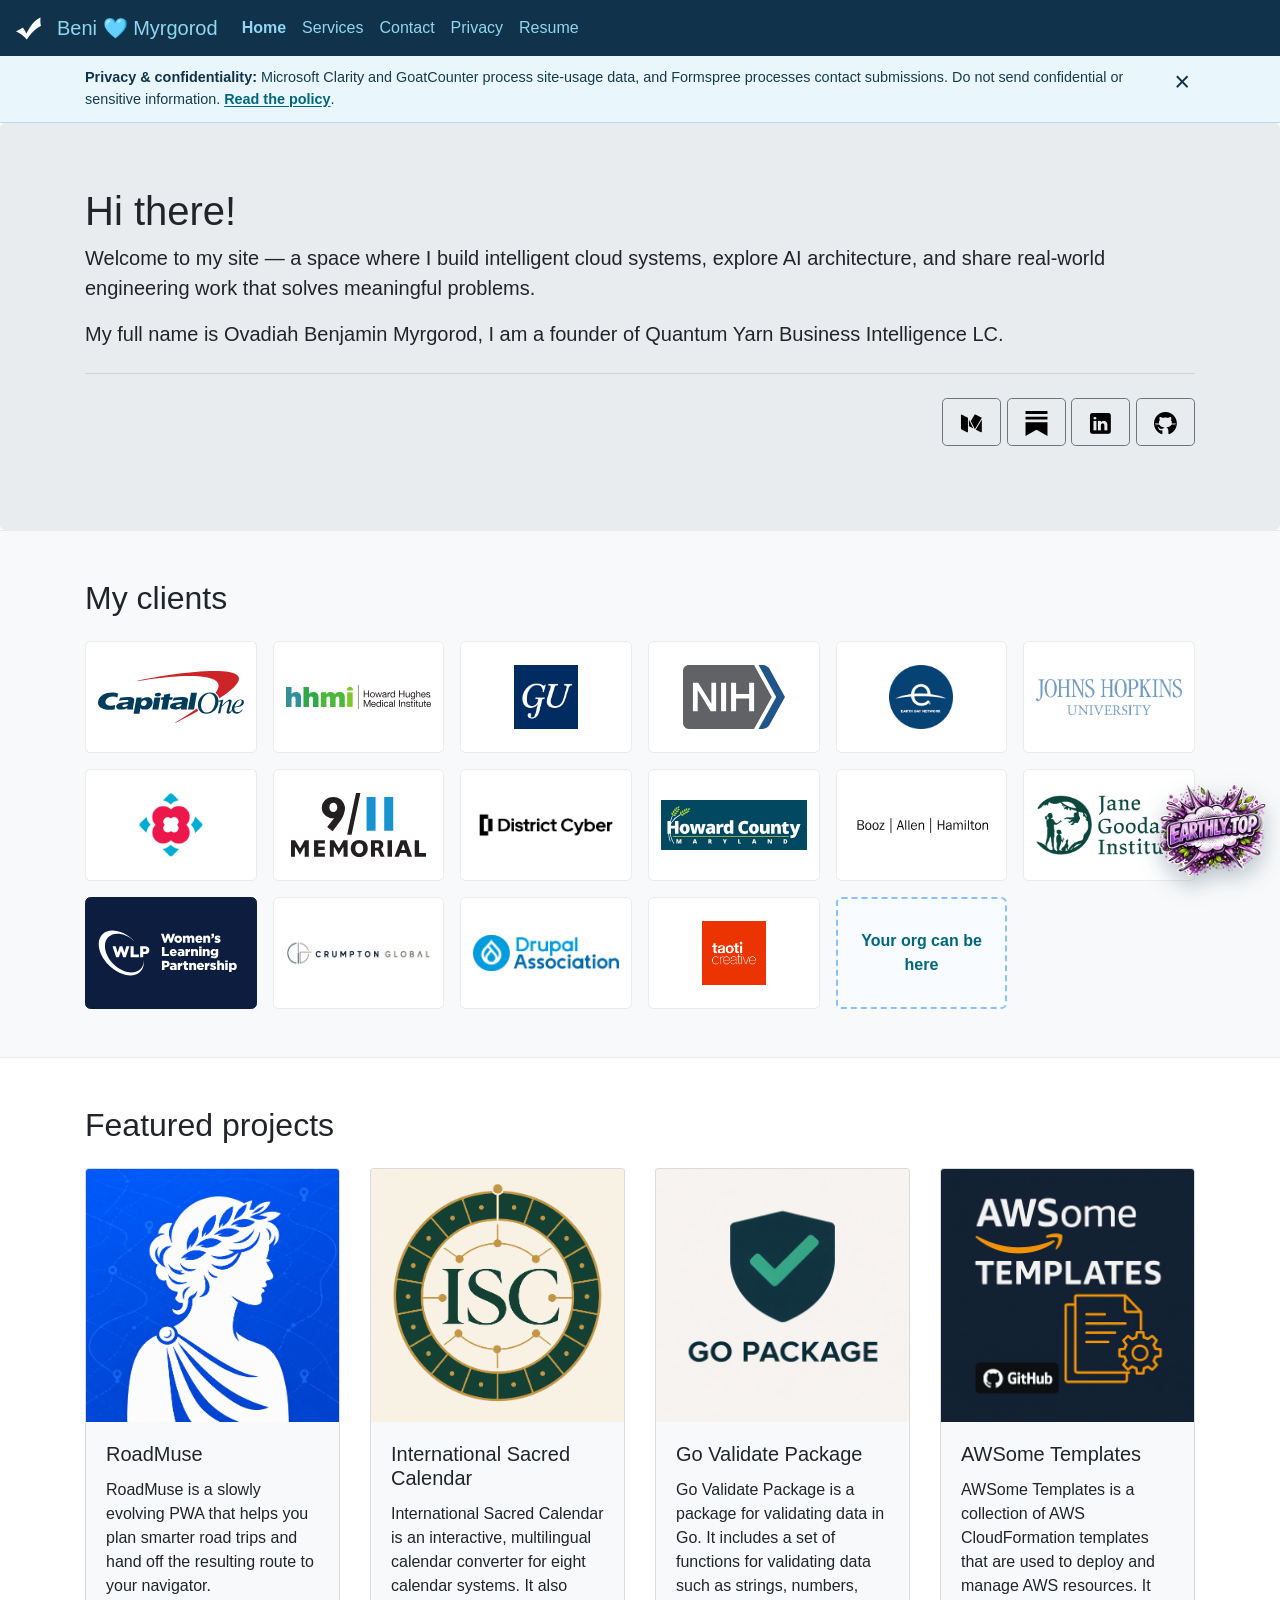
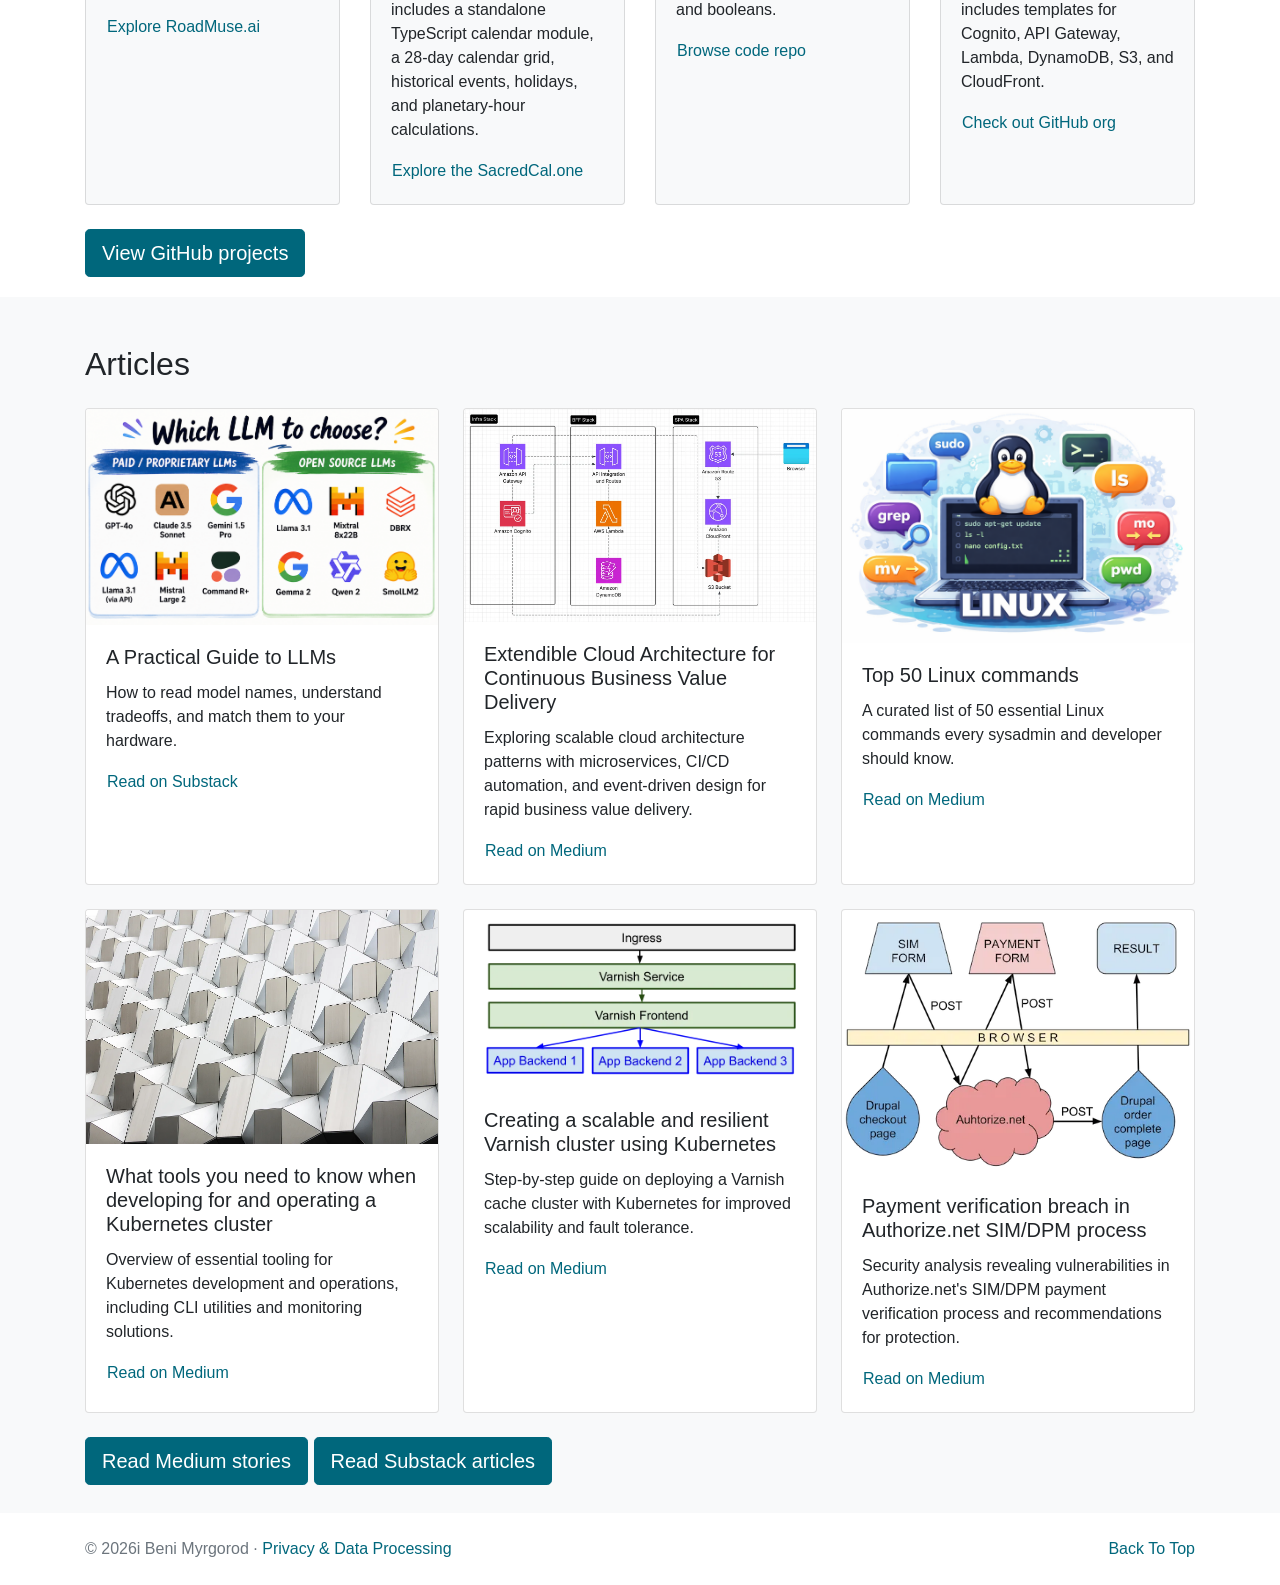
<file: index.htm>
<!doctype html>
<html lang="en">
  <head>
    <!-- Required meta tags -->
    <meta charset="utf-8">
    <meta name="viewport" content="width=device-width, initial-scale=1, shrink-to-fit=no">

    <!-- Bootstrap CSS -->
    <link rel="stylesheet" href="https://maxcdn.bootstrapcdn.com/bootstrap/4.0.0/css/bootstrap.min.css" integrity="sha384-Gn5384xqQ1aoWXA+058RXPxPg6fy4IWvTNh0E263XmFcJlSAwiGgFAW/dAiS6JXm" crossorigin="anonymous">
    <link rel="stylesheet" href="site.css?v=20260911-1">

    <link rel="apple-touch-icon" sizes="192x192" href="img/favicon/apple-touch-icon.png">
    <link rel="icon" sizes="512x512" href="img/favicon/android-chrome-512x512.png">
    <link rel="icon" sizes="192x192" href="img/favicon/android-chrome-192x192.png">
    <link rel="icon" sizes="32x32" href="img/favicon/favicon-32x32.png">
    <link rel="icon" sizes="16x16" href="img/favicon/favicon-16x16.png">
    <link rel="icon" sizes="16-16" href="img/favicon/favicon.ico">

    <title>Beni Myrgorod</title>
    <script type="text/javascript">
      (function(c,l,a,r,i,t,y){
        c[a]=c[a]||function(){(c[a].q=c[a].q||[]).push(arguments)};
        t=l.createElement(r);t.async=1;t.src="https://www.clarity.ms/tag/"+i;
        y=l.getElementsByTagName(r)[0];y.parentNode.insertBefore(t,y);
      })(window, document, "clarity", "script", "y5njpaay1g");
    </script>
  </head>
  <body>
    <nav role="navigation" aria-label="Main menu" class="navbar navbar-expand-lg navbar-dark bg-primary sticky-top">
      <img alt="Logo" src="img/icon/check-mark.png" class="mr-3" heigh="25px" width="25px">
      <span class="navbar-brand" href="">Beni 🩵 Myrgorod</span>
      <button class="navbar-toggler" type="button" data-toggle="collapse" data-target="#navbarNavAltMarkup" aria-controls="navbarNavAltMarkup" aria-expanded="false" aria-label="Toggle navigation">
        <span class="navbar-toggler-icon"></span>
      </button>
      <div class="collapse navbar-collapse" id="navbarNavAltMarkup">
        <div class="navbar-nav">
          <a aria-selected="true" class="nav-item nav-link active" href="index.htm">Home</a>
          <a class="nav-item nav-link" href="services.htm">Services</a>
          <a class="nav-item nav-link" href="contact.htm">Contact</a>
          <a class="nav-item nav-link" href="privacy.htm">Privacy</a>
          <a class="nav-item nav-link" href="https://docs.google.com/document/d/1-IERaWfuqWJB1QZo3IpXSDHs8WfIMgLPxwJzZmitJ3s/export?format=pdf">Resume</a>
        </div>
      </div>
    </nav>

    <aside class="site-privacy-banner" aria-label="Privacy and confidentiality notice" data-privacy-banner>
      <div class="container site-privacy-banner__content">
        <div><strong>Privacy &amp; confidentiality:</strong> Microsoft Clarity and GoatCounter process site-usage data, and Formspree processes contact submissions. Do not send confidential or sensitive information. <a href="privacy.htm">Read the policy</a>.</div>
        <button class="site-privacy-banner__close" type="button" aria-label="Dismiss privacy and confidentiality notice" data-privacy-banner-dismiss>&times;</button>
      </div>
    </aside>

    <div role="main" aria-label="Biography" class="jumbotron mb-0">
      <div class="container">
        <h1 class="display-5">Hi there!</h1>
        <p class="lead">
          Welcome to my site — a space where I build intelligent cloud systems, explore AI architecture, and share real-world engineering work that solves meaningful problems.        </p>
        <p class="lead">My full name is Ovadiah Benjamin Myrgorod, I am a founder of Quantum Yarn Business Intelligence LC.</p>
        <hr class="my-4">
        <p class="lead text-right">
          <span class="d-inline-block mb-1"><a class="btn btn-outline-secondary btn-lg" href="https://ovi-tech.medium.com/" role="button" target="_blank" aria-label="Read Medium stories"><img alt="" src="img/icon/medium.png" heigh="25px" width="25px"></a></span>
          <span class="d-inline-block mb-1"><a class="btn btn-outline-secondary btn-lg" href="https://benjieai.substack.com/" role="button" target="_blank" aria-label="Read Substack articles"><img alt="" src="img/icon/substack.svg" heigh="25px" width="25px"></a></span>
          <span class="d-inline-block mb-1"><a class="btn btn-outline-secondary btn-lg" href="https://www.linkedin.com/in/benmyrgorod/" role="button" target="_blank" aria-label="Profile on LinkedIn"><img alt="" src="img/icon/linkedin.png" heigh="25px" width="25px"></a></span>
          <span class="d-inline-block mb-1"><a class="btn btn-outline-secondary btn-lg" href="https://github.com/benmyrgorod" role="button" target="_blank" aria-label="Projects on GitHub"><img alt="" src="img/icon/github.png" heigh="25px" width="25px"></a></span>
        </p>
      </div>
    </div>

    <section class="clients-section py-5 bg-light" aria-labelledby="clients-heading">
      <div class="container">
        <h2 id="clients-heading" class="display-5 mb-4">My clients</h2>
        <ul class="client-grid">
          <li class="client-logo">
            <img src="img/clients/capital-one.svg" alt="Capital One">
          </li>
          <li class="client-logo">
            <img src="img/clients/hhmi.svg" alt="HHMI">
          </li>
          <li class="client-logo">
            <img src="img/clients/georgetown-university.png" alt="Georgetown University">
          </li>
          <li class="client-logo">
            <img src="img/clients/nih.svg" alt="NIH">
          </li>
          <li class="client-logo">
            <img src="img/clients/earthday-org.png" alt="earthday.org">
          </li>
          <li class="client-logo">
            <img src="img/clients/johns-hopkins-university.png" alt="Johns Hopkins University">
          </li>
          <li class="client-logo">
            <img src="img/clients/dc-lottery.png" alt="DC Lottery">
          </li>
          <li class="client-logo">
            <img src="img/clients/911-memorial.svg" alt="9/11 Memorial &amp; Museum">
          </li>
          <li class="client-logo">
            <a href="https://www.districtcyber.io/about" target="_blank" rel="noopener noreferrer">
              <img src="img/clients/district-cyber.png" alt="District Cyber">
            </a>
          </li>
          <li class="client-logo">
            <img src="img/clients/howard-county.svg" alt="Howard County">
          </li>
          <li class="client-logo">
            <img src="img/clients/booz-allen.svg" alt="Booz Allen">
          </li>
          <li class="client-logo">
            <img src="img/clients/jane-goodall-institute.png" alt="the Jane Goodall Institute">
          </li>
          <li class="client-logo client-logo--dark">
            <img src="img/clients/womens-learning-partnership.svg" alt="Women's Learning Partnership">
          </li>
          <li class="client-logo">
            <a href="https://crumptonglobal.com/" target="_blank" rel="noopener noreferrer">
              <img src="img/clients/crumpton-global.png" alt="Crumpton Global">
            </a>
          </li>
          <li class="client-logo">
            <a href="https://www.drupal.org/association" target="_blank" rel="noopener noreferrer">
              <img src="img/clients/drupal-association.png" alt="Drupal Association">
            </a>
          </li>
          <li class="client-logo">
            <a href="https://taoti.com/" target="_blank" rel="noopener noreferrer">
              <img src="img/clients/taoti-creative.png" alt="Taoti Creative">
            </a>
          </li>
          <li class="client-logo client-logo--invite">
            <button class="client-invite-button" type="button" data-client-invite aria-label="Your org can be here. Click three times for details.">Your org can be here</button>
          </li>
        </ul>
      </div>
    </section>

    <div role="complementary" aria-label="Featured projects" class="pt-4 mb-0 bg-white">
      <div class="container mt-4">
        <h2 class="display-5 mb-4">Featured projects</h2>
        <div class="row card-deck featured-project-grid mb-4">
          <div class="card bg-light">
            <img class="card-img-top" src="img/roadmuse-logo.png" alt="RoadMuse logo">
            <div class="card-body">
              <h5 class="card-title">RoadMuse</h5>
              <p class="card-text">RoadMuse is a slowly evolving PWA that helps you plan smarter road trips and hand off the resulting route to your navigator.</p>
              <a href="https://roadmuse.ai" class="btn btn-link p-0" target="_blank" rel="noopener noreferrer">Explore RoadMuse.ai</a></br>
            </div>
          </div>
          <div class="card bg-light">
            <img class="card-img-top" src="img/isc-logo.png" alt="International Sacred Calendar logo">
            <div class="card-body">
              <h5 class="card-title">International Sacred Calendar</h5>
              <p class="card-text">International Sacred Calendar is an interactive, multilingual calendar converter for eight calendar systems. It also includes a standalone TypeScript calendar module, a 28-day calendar grid, historical events, holidays, and planetary-hour calculations.</p>
              <a href="https://sacredcal.one" class="btn btn-link p-0" target="_blank">Explore the SacredCal.one</a></br>
            </div>
          </div>
          <div class="card bg-light">
            <img class="card-img-top" src="img/go-package.png" alt="Go library">
            <div class="card-body">
              <h5 class="card-title">Go Validate Package</h5>
              <p class="card-text">Go Validate Package is a package for validating data in Go. It includes a set of functions for validating data such as strings, numbers, and booleans.</p>
              <a href="https://github.com/benmyrgorod/validate" class="btn btn-link p-0" target="_blank">Browse code repo</a></br>
            </div>
          </div>
          <div class="card bg-light">
            <img class="card-img-top" src="img/awsome-templates-logo.png" alt="Awesome Templates logo">
            <div class="card-body">
              <h5 class="card-title">AWSome Templates</h5>
              <p class="card-text">AWSome Templates is a collection of AWS CloudFormation templates that are used to deploy and manage AWS resources. It includes templates for Cognito, API Gateway, Lambda, DynamoDB, S3, and CloudFront.</p>
              <a href="https://github.com/awsome-templates" class="btn btn-link p-0" target="_blank">Check out GitHub org</a>
            </div>
          </div>
        </div>
        <p class="lead">
          <span class="d-inline-block mb-1"><a class="btn btn-primary btn-lg" href="https://github.com/benmyrgorod" role="button" target="_blank">View GitHub projects</a></span>
        </p>
      </div>
    </div>

    <div role="complementary" aria-label="Articles" class="pt-4 mb-0 bg-light">
      <div class="container mt-4">
        <h2 class="display-5 mb-4">Articles</h2>
        <div class="row card-deck article-grid mb-4">
          <div class="card bg-white">
            <img class="card-img-top" src="img/llms.png" alt="LLM Guide">
            <div class="card-body">
              <h5 class="card-title">A Practical Guide to LLMs</h5>
              <p class="card-text">How to read model names, understand tradeoffs, and match them to your hardware.</p>
              <a href="https://benjieai.substack.com/p/a-practical-guide-to-llms" class="btn btn-link p-0" target="_blank">Read on Substack</a>
            </div>
          </div>
          <div class="card bg-white">
            <img class="card-img-top" src="img/article-cloud-architecture.webp" alt="Cloud Architecture">
            <div class="card-body">
              <h5 class="card-title">Extendible Cloud Architecture for Continuous Business Value Delivery</h5>
              <p class="card-text">Exploring scalable cloud architecture patterns with microservices, CI/CD automation, and event-driven design for rapid business value delivery.</p>
              <a href="https://medium.com/@ovi-tech/check-this-extendible-cloud-architecture-for-continues-business-value-delivery-b989b7b328a1" class="btn btn-link p-0" target="_blank">Read on Medium</a>
            </div>
          </div>
          <div class="card bg-white">
            <img class="card-img-top" src="img/article-linux-commands.png" alt="Linux Commands">
            <div class="card-body">
              <h5 class="card-title">Top 50 Linux commands</h5>
              <p class="card-text">A curated list of 50 essential Linux commands every sysadmin and developer should know.</p>
              <a href="https://medium.com/@ovi-tech/top-50-linux-commands-eebe49b8cb7a" class="btn btn-link p-0" target="_blank">Read on Medium</a>
            </div>
          </div>
          <div class="card bg-white">
            <img class="card-img-top" src="img/article-k8s-tools.webp" alt="Kubernetes Tools">
            <div class="card-body">
              <h5 class="card-title">What tools you need to know when developing for and operating a Kubernetes cluster</h5>
              <p class="card-text">Overview of essential tooling for Kubernetes development and operations, including CLI utilities and monitoring solutions.</p>
              <a href="https://medium.com/@ovi-tech/what-tools-you-need-to-know-when-developing-for-and-operating-a-kubernetes-cluster-5c638b3eab8e" class="btn btn-link p-0" target="_blank">Read on Medium</a>
            </div>
          </div>
          <div class="card bg-white">
            <img class="card-img-top" src="img/article-varnish-k8s.webp" alt="Varnish Kubernetes">
            <div class="card-body">
              <h5 class="card-title">Creating a scalable and resilient Varnish cluster using Kubernetes</h5>
              <p class="card-text">Step-by-step guide on deploying a Varnish cache cluster with Kubernetes for improved scalability and fault tolerance.</p>
              <a href="https://medium.com/@ovi-tech/creating-a-scalable-and-resilient-varnish-cluster-using-kubernetes-853f03ec9731" class="btn btn-link p-0" target="_blank">Read on Medium</a>
            </div>
          </div>
          <div class="card bg-white">
            <img class="card-img-top" src="img/article-payment-breach.webp" alt="Payment Security">
            <div class="card-body">
              <h5 class="card-title">Payment verification breach in Authorize.net SIM/DPM process</h5>
              <p class="card-text">Security analysis revealing vulnerabilities in Authorize.net's SIM/DPM payment verification process and recommendations for protection.</p>
              <a href="https://medium.com/@ovi-tech/payment-verification-breach-in-authorize-net-sim-dpm-process-8d758a08e3c2" class="btn btn-link p-0" target="_blank">Read on Medium</a>
            </div>
          </div>
        </div>
        <p class="lead mb-0 pb-4">
          <span class="d-inline-block mb-1"><a class="btn btn-primary btn-lg" href="https://ovi-tech.medium.com/" role="button" target="_blank">Read Medium stories</a></span>
          <span class="d-inline-block mb-1"><a class="btn btn-primary btn-lg" href="https://benjieai.substack.com/" role="button" target="_blank">Read Substack articles</a></span>
        </p>
      </div>
    </div>

    <footer role="contentinfo" aria-label="Footer navigation" class="text-muted mb-0 pt-4 pb-2 bg-white">
      <div class="container">
        <p class="float-right">
          <a href="#" data-back-to-top>Back To Top</a>
        </p>
        <p>© 2026i Beni Myrgorod · <a href="privacy.htm">Privacy &amp; Data Processing</a></p>
      </div>
    </footer>

    <a class="earthly-sticker" href="https://earthly.top" target="_blank" rel="noopener noreferrer" aria-label="Visit Earthly.top">
      <span class="earthly-sticker-motion" aria-hidden="true">
        <img src="img/earthly-top-sticker.png" alt="">
      </span>
    </a>

    <!-- Optional JavaScript -->
    <!-- jQuery first, then Popper.js, then Bootstrap JS -->
    <script src="https://code.jquery.com/jquery-3.2.1.slim.min.js" integrity="sha384-KJ3o2DKtIkvYIK3UENzmM7KCkRr/rE9/Qpg6aAZGJwFDMVNA/GpGFF93hXpG5KkN" crossorigin="anonymous"></script>
    <script src="https://cdnjs.cloudflare.com/ajax/libs/popper.js/1.12.9/umd/popper.min.js" integrity="sha384-ApNbgh9B+Y1QKtv3Rn7W3mgPxhU9K/ScQsAP7hUibX39j7fakFPskvXusvfa0b4Q" crossorigin="anonymous"></script>
    <script src="https://maxcdn.bootstrapcdn.com/bootstrap/4.0.0/js/bootstrap.min.js" integrity="sha384-JZR6Spejh4U02d8jOt6vLEHfe/JQGiRRSQQxSfFWpi1MquVdAyjUar5+76PVCmYl" crossorigin="anonymous"></script>
    <script src="site.js?v=20260911-1"></script>
    <script data-goatcounter="https://myrgorod.goatcounter.com/count"
            async src="//gc.zgo.at/count.js"></script>

  </body>
</html>
</file>
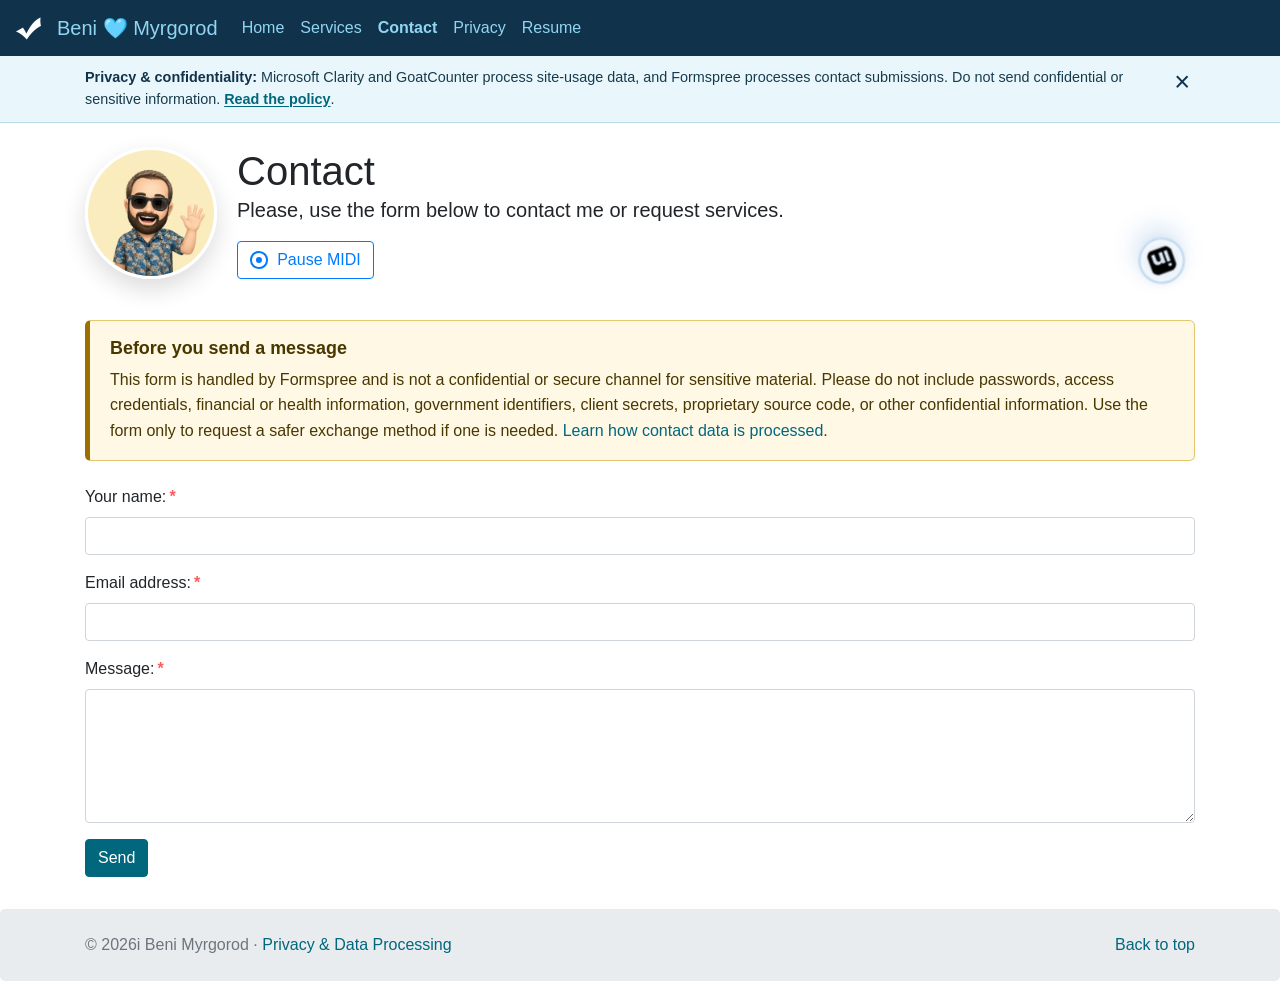
<file: contact.htm>
<!doctype html>
<html lang="en">
  <head>
    <!-- Required meta tags -->
    <meta charset="utf-8">
    <meta name="viewport" content="width=device-width, initial-scale=1, shrink-to-fit=no">

    <!-- Bootstrap CSS -->
    <link rel="stylesheet" href="https://maxcdn.bootstrapcdn.com/bootstrap/4.0.0/css/bootstrap.min.css" integrity="sha384-Gn5384xqQ1aoWXA+058RXPxPg6fy4IWvTNh0E263XmFcJlSAwiGgFAW/dAiS6JXm" crossorigin="anonymous">
    <link rel="stylesheet" href="site.css?v=20260911-1">

    <link rel="apple-touch-icon" sizes="192x192" href="img/favicon/apple-touch-icon.png">
    <link rel="icon" sizes="512x512" href="img/favicon/android-chrome-512x512.png">
    <link rel="icon" sizes="192x192" href="img/favicon/android-chrome-192x192.png">
    <link rel="icon" sizes="32x32" href="img/favicon/favicon-32x32.png">
    <link rel="icon" sizes="16x16" href="img/favicon/favicon-16x16.png">
    <link rel="icon" sizes="16-16" href="img/favicon/favicon.ico">

    <title>Contact - Beni Myrgorod</title>
    <script type="text/javascript">
      (function(c,l,a,r,i,t,y){
        c[a]=c[a]||function(){(c[a].q=c[a].q||[]).push(arguments)};
        t=l.createElement(r);t.async=1;t.src="https://www.clarity.ms/tag/"+i;
        y=l.getElementsByTagName(r)[0];y.parentNode.insertBefore(t,y);
      })(window, document, "clarity", "script", "y5njpaay1g");
    </script>
  </head>
  <body>
    <nav role="navigation" aria-label="Main menu" class="navbar navbar-expand-lg navbar-dark bg-primary sticky-top">
      <img alt="Logo" src="img/icon/check-mark.png" class="mr-3" heigh="25px" width="25px">
      <span class="navbar-brand">Beni 🩵 Myrgorod</span>
      <button class="navbar-toggler" type="button" data-toggle="collapse" data-target="#navbarNavAltMarkup" aria-controls="navbarNavAltMarkup" aria-expanded="false" aria-label="Toggle navigation">
        <span class="navbar-toggler-icon"></span>
      </button>
      <div class="collapse navbar-collapse" id="navbarNavAltMarkup">
        <div class="navbar-nav">
          <a class="nav-item nav-link" href="index.htm">Home</a>
          <a class="nav-item nav-link" href="services.htm">Services</a>
          <a aria-selected="true" class="nav-item nav-link active" href="contact.htm">Contact</a>
          <a class="nav-item nav-link" href="privacy.htm">Privacy</a>
          <a class="nav-item nav-link" href="https://docs.google.com/document/d/1-IERaWfuqWJB1QZo3IpXSDHs8WfIMgLPxwJzZmitJ3s/export?format=pdf">Resume</a>
        </div>
      </div>
    </nav>

    <aside class="site-privacy-banner" aria-label="Privacy and confidentiality notice" data-privacy-banner>
      <div class="container site-privacy-banner__content">
        <div><strong>Privacy &amp; confidentiality:</strong> Microsoft Clarity and GoatCounter process site-usage data, and Formspree processes contact submissions. Do not send confidential or sensitive information. <a href="privacy.htm">Read the policy</a>.</div>
        <button class="site-privacy-banner__close" type="button" aria-label="Dismiss privacy and confidentiality notice" data-privacy-banner-dismiss>&times;</button>
      </div>
    </aside>

    <div role="complementary" aria-label="Contact form" class="mt-4 mb-4">
      <div class="container">
        <div class="contact-intro">
          <img class="contact-avatar" src="img/me.avatar.jpg" alt="Beni Myrgorod avatar">
          <div class="contact-intro-content">
            <h1 class="display-5">Contact</h1>

            <p class="lead">Please, use the form below to contact me or request services.</p>
            <div class="contact-soundbar">
              <button type="button" class="btn btn-outline-primary contact-music-toggle" aria-pressed="false" data-contact-music>
                <span class="contact-music-icon" aria-hidden="true"></span>
                <span data-contact-music-label>Play MIDI</span>
              </button>
              <audio src="audio/contact-midi-mood.wav" preload="auto" loop data-contact-audio></audio>
              <a class="linkedin-flyout" href="https://www.linkedin.com/in/benmyrgorod/" aria-label="Open LinkedIn profile">
                <span class="linkedin-pulse-ring" aria-hidden="true"></span>
                <span class="linkedin-burst" aria-hidden="true"></span>
                <img alt="" src="img/icon/linkedin.png" heigh="25px" width="25px">
                <span class="linkedin-countdown" aria-live="polite" data-linkedin-countdown></span>
              </a>
            </div>
          </div>
        </div>
        <div class="linkedin-transition-burst" aria-hidden="true" data-linkedin-transition-burst></div>

        <div class="contact-confidentiality" role="note" aria-labelledby="contact-confidentiality-heading">
          <h2 id="contact-confidentiality-heading">Before you send a message</h2>
          <p id="contact-confidentiality-text">This form is handled by Formspree and is not a confidential or secure channel for sensitive material. Please do not include passwords, access credentials, financial or health information, government identifiers, client secrets, proprietary source code, or other confidential information. Use the form only to request a safer exchange method if one is needed. <a href="privacy.htm#contact-data">Learn how contact data is processed</a>.</p>
        </div>

        <form action="https://formspree.io/f/mrgngokp" method="POST" accept-charset="UTF-8" aria-describedby="contact-confidentiality-text">
          <div class="form-group">
            <label for="name">Your name:<span class="required-indicator" aria-hidden="true">*</span></label>
            <input type="input" class="form-control" name="name" id="name" placeholder="" required>
          </div>
          <div class="form-group">
            <label for="email">Email address:<span class="required-indicator" aria-hidden="true">*</span></label>
            <input type="email" class="form-control" name="email" id="email" placeholder="" required>
          </div>
          <div class="form-group">
            <label for="message">Message:<span class="required-indicator" aria-hidden="true">*</span></label>
            <textarea class="form-control" name="message" id="message" rows="5" required></textarea>
          </div>
          <button type="submit" class="btn btn-primary mb-2">Send</button>
        </form>
      </div>
    </div>

    <footer role="contentinfo" aria-label="Footer navigation" class="jumbotron text-muted mb-0 pt-4 pb-2">
      <div class="container">
        <p class="float-right">
          <a href="#" data-back-to-top>Back to top</a>
        </p>
        <p>© 2026i Beni Myrgorod · <a href="privacy.htm">Privacy &amp; Data Processing</a></p>
      </div>
    </footer>

    <!-- Optional JavaScript -->
    <!-- jQuery first, then Popper.js, then Bootstrap JS -->
    <script src="https://code.jquery.com/jquery-3.2.1.slim.min.js" integrity="sha384-KJ3o2DKtIkvYIK3UENzmM7KCkRr/rE9/Qpg6aAZGJwFDMVNA/GpGFF93hXpG5KkN" crossorigin="anonymous"></script>
    <script src="https://cdnjs.cloudflare.com/ajax/libs/popper.js/1.12.9/umd/popper.min.js" integrity="sha384-ApNbgh9B+Y1QKtv3Rn7W3mgPxhU9K/ScQsAP7hUibX39j7fakFPskvXusvfa0b4Q" crossorigin="anonymous"></script>
    <script src="https://maxcdn.bootstrapcdn.com/bootstrap/4.0.0/js/bootstrap.min.js" integrity="sha384-JZR6Spejh4U02d8jOt6vLEHfe/JQGiRRSQQxSfFWpi1MquVdAyjUar5+76PVCmYl" crossorigin="anonymous"></script>
    <script src="site.js?v=20260911-1"></script>
    <script data-goatcounter="https://myrgorod.goatcounter.com/count"
            async src="//gc.zgo.at/count.js"></script>
  </body>
</html>
</file>
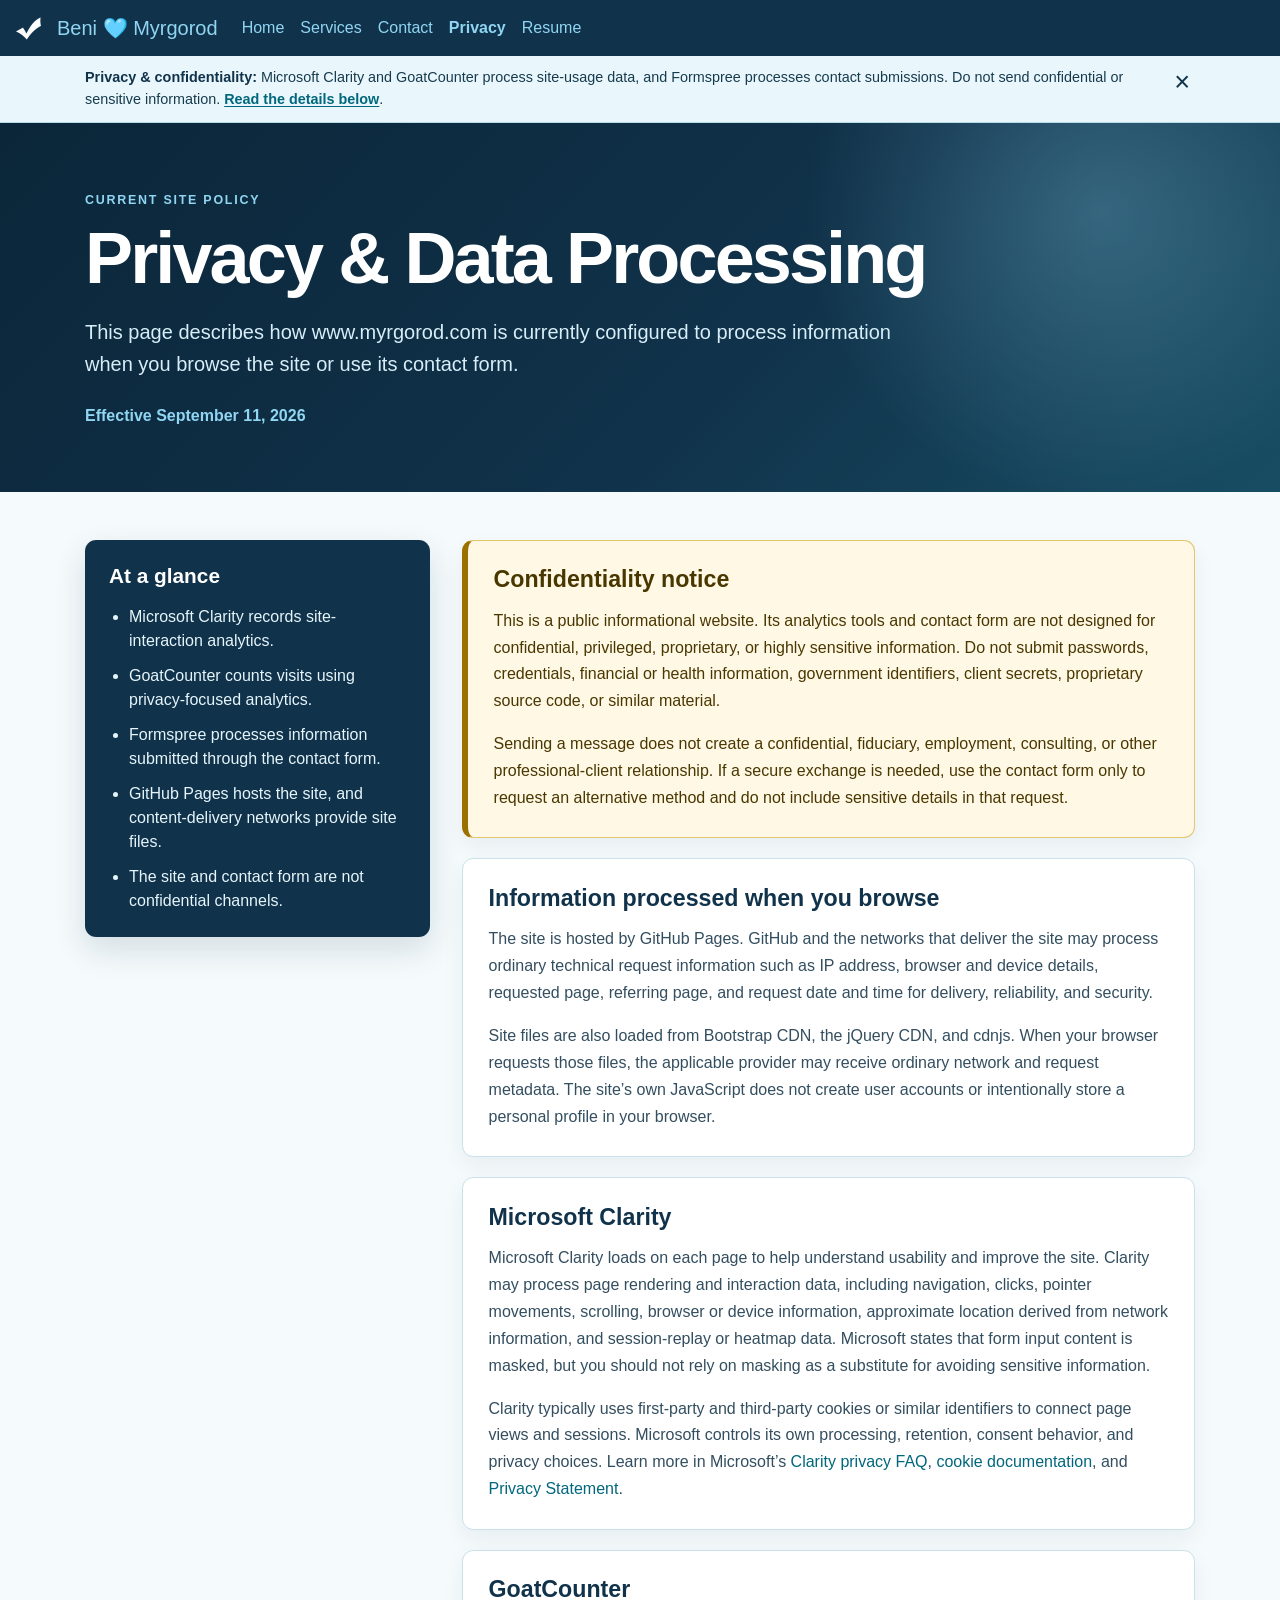
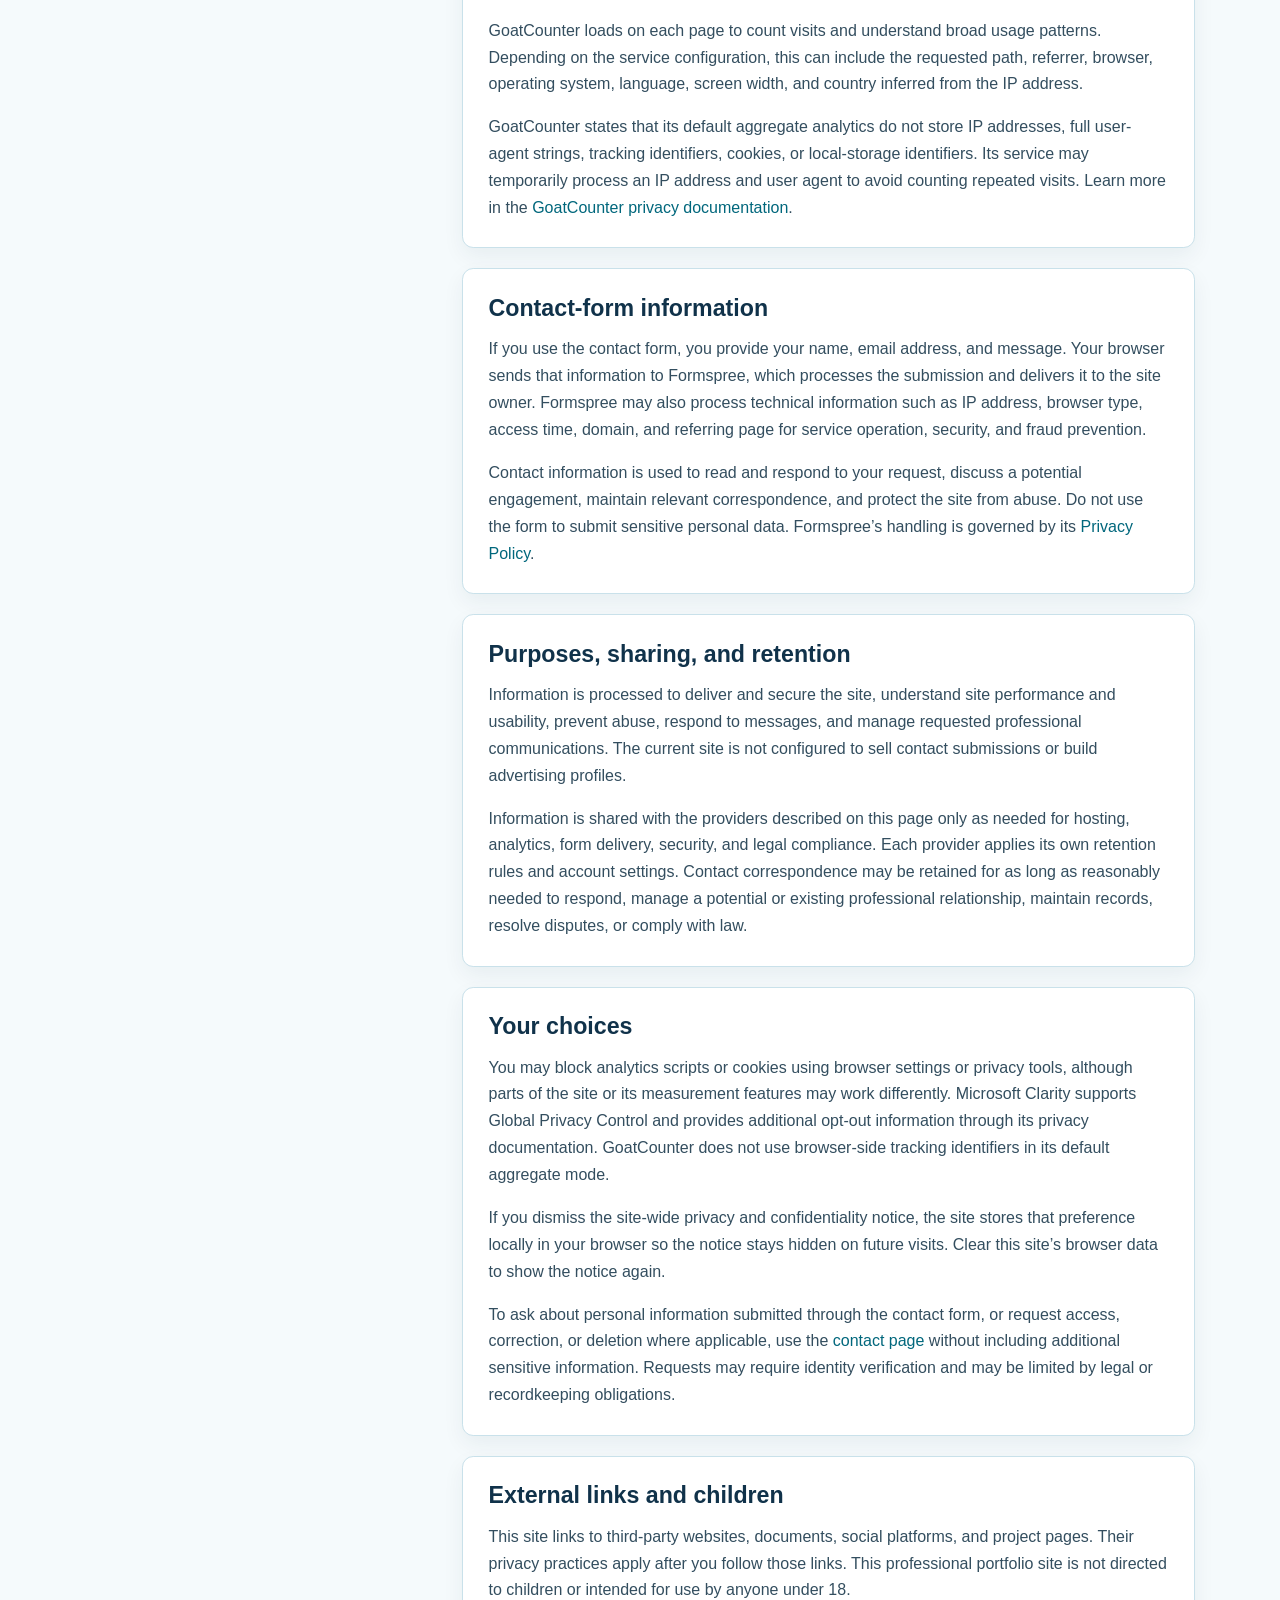
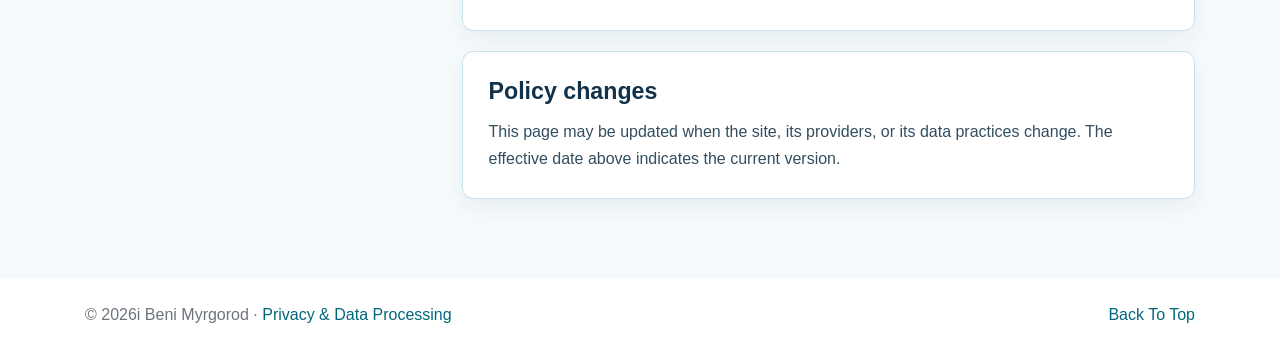
<file: privacy.htm>
<!doctype html>
<html lang="en">
  <head>
    <meta charset="utf-8">
    <meta name="viewport" content="width=device-width, initial-scale=1, shrink-to-fit=no">

    <link rel="stylesheet" href="https://maxcdn.bootstrapcdn.com/bootstrap/4.0.0/css/bootstrap.min.css" integrity="sha384-Gn5384xqQ1aoWXA+058RXPxPg6fy4IWvTNh0E263XmFcJlSAwiGgFAW/dAiS6JXm" crossorigin="anonymous">
    <link rel="stylesheet" href="site.css?v=20260911-1">

    <link rel="apple-touch-icon" sizes="192x192" href="img/favicon/apple-touch-icon.png">
    <link rel="icon" sizes="512x512" href="img/favicon/android-chrome-512x512.png">
    <link rel="icon" sizes="192x192" href="img/favicon/android-chrome-192x192.png">
    <link rel="icon" sizes="32x32" href="img/favicon/favicon-32x32.png">
    <link rel="icon" sizes="16x16" href="img/favicon/favicon-16x16.png">
    <link rel="icon" sizes="16-16" href="img/favicon/favicon.ico">

    <title>Privacy &amp; Data Processing - Beni Myrgorod</title>
    <script type="text/javascript">
      (function(c,l,a,r,i,t,y){
        c[a]=c[a]||function(){(c[a].q=c[a].q||[]).push(arguments)};
        t=l.createElement(r);t.async=1;t.src="https://www.clarity.ms/tag/"+i;
        y=l.getElementsByTagName(r)[0];y.parentNode.insertBefore(t,y);
      })(window, document, "clarity", "script", "y5njpaay1g");
    </script>
  </head>
  <body>
    <nav role="navigation" aria-label="Main menu" class="navbar navbar-expand-lg navbar-dark bg-primary sticky-top">
      <img alt="Logo" src="img/icon/check-mark.png" class="mr-3" height="25" width="25">
      <span class="navbar-brand">Beni 🩵 Myrgorod</span>
      <button class="navbar-toggler" type="button" data-toggle="collapse" data-target="#navbarNavAltMarkup" aria-controls="navbarNavAltMarkup" aria-expanded="false" aria-label="Toggle navigation">
        <span class="navbar-toggler-icon"></span>
      </button>
      <div class="collapse navbar-collapse" id="navbarNavAltMarkup">
        <div class="navbar-nav">
          <a class="nav-item nav-link" href="index.htm">Home</a>
          <a class="nav-item nav-link" href="services.htm">Services</a>
          <a class="nav-item nav-link" href="contact.htm">Contact</a>
          <a aria-selected="true" class="nav-item nav-link active" href="privacy.htm">Privacy</a>
          <a class="nav-item nav-link" href="https://docs.google.com/document/d/1-IERaWfuqWJB1QZo3IpXSDHs8WfIMgLPxwJzZmitJ3s/export?format=pdf">Resume</a>
        </div>
      </div>
    </nav>

    <aside class="site-privacy-banner" aria-label="Privacy and confidentiality notice" data-privacy-banner>
      <div class="container site-privacy-banner__content">
        <div><strong>Privacy &amp; confidentiality:</strong> Microsoft Clarity and GoatCounter process site-usage data, and Formspree processes contact submissions. Do not send confidential or sensitive information. <a href="#confidentiality">Read the details below</a>.</div>
        <button class="site-privacy-banner__close" type="button" aria-label="Dismiss privacy and confidentiality notice" data-privacy-banner-dismiss>&times;</button>
      </div>
    </aside>

    <main class="privacy-page">
      <header class="privacy-hero">
        <div class="container">
          <p class="privacy-kicker">Current site policy</p>
          <h1>Privacy &amp; Data Processing</h1>
          <p class="lead">This page describes how <strong>www.myrgorod.com</strong> is currently configured to process information when you browse the site or use its contact form.</p>
          <p class="privacy-effective">Effective September 11, 2026</p>
        </div>
      </header>

      <div class="container privacy-layout">
        <aside class="privacy-summary" aria-labelledby="privacy-summary-heading">
          <h2 id="privacy-summary-heading">At a glance</h2>
          <ul>
            <li>Microsoft Clarity records site-interaction analytics.</li>
            <li>GoatCounter counts visits using privacy-focused analytics.</li>
            <li>Formspree processes information submitted through the contact form.</li>
            <li>GitHub Pages hosts the site, and content-delivery networks provide site files.</li>
            <li>The site and contact form are not confidential channels.</li>
          </ul>
        </aside>

        <article class="privacy-content">
          <section id="confidentiality" class="privacy-section privacy-section--warning">
            <h2>Confidentiality notice</h2>
            <p>This is a public informational website. Its analytics tools and contact form are not designed for confidential, privileged, proprietary, or highly sensitive information. Do not submit passwords, credentials, financial or health information, government identifiers, client secrets, proprietary source code, or similar material.</p>
            <p>Sending a message does not create a confidential, fiduciary, employment, consulting, or other professional-client relationship. If a secure exchange is needed, use the contact form only to request an alternative method and do not include sensitive details in that request.</p>
          </section>

          <section class="privacy-section">
            <h2>Information processed when you browse</h2>
            <p>The site is hosted by GitHub Pages. GitHub and the networks that deliver the site may process ordinary technical request information such as IP address, browser and device details, requested page, referring page, and request date and time for delivery, reliability, and security.</p>
            <p>Site files are also loaded from Bootstrap CDN, the jQuery CDN, and cdnjs. When your browser requests those files, the applicable provider may receive ordinary network and request metadata. The site’s own JavaScript does not create user accounts or intentionally store a personal profile in your browser.</p>
          </section>

          <section class="privacy-section">
            <h2>Microsoft Clarity</h2>
            <p>Microsoft Clarity loads on each page to help understand usability and improve the site. Clarity may process page rendering and interaction data, including navigation, clicks, pointer movements, scrolling, browser or device information, approximate location derived from network information, and session-replay or heatmap data. Microsoft states that form input content is masked, but you should not rely on masking as a substitute for avoiding sensitive information.</p>
            <p>Clarity typically uses first-party and third-party cookies or similar identifiers to connect page views and sessions. Microsoft controls its own processing, retention, consent behavior, and privacy choices. Learn more in Microsoft’s <a href="https://learn.microsoft.com/en-us/clarity/faq" target="_blank" rel="noopener noreferrer">Clarity privacy FAQ</a>, <a href="https://learn.microsoft.com/en-us/clarity/setup-and-installation/clarity-cookies" target="_blank" rel="noopener noreferrer">cookie documentation</a>, and <a href="https://privacy.microsoft.com/en-us/privacystatement" target="_blank" rel="noopener noreferrer">Privacy Statement</a>.</p>
          </section>

          <section class="privacy-section">
            <h2>GoatCounter</h2>
            <p>GoatCounter loads on each page to count visits and understand broad usage patterns. Depending on the service configuration, this can include the requested path, referrer, browser, operating system, language, screen width, and country inferred from the IP address.</p>
            <p>GoatCounter states that its default aggregate analytics do not store IP addresses, full user-agent strings, tracking identifiers, cookies, or local-storage identifiers. Its service may temporarily process an IP address and user agent to avoid counting repeated visits. Learn more in the <a href="https://www.goatcounter.com/help/privacy" target="_blank" rel="noopener noreferrer">GoatCounter privacy documentation</a>.</p>
          </section>

          <section id="contact-data" class="privacy-section">
            <h2>Contact-form information</h2>
            <p>If you use the contact form, you provide your name, email address, and message. Your browser sends that information to Formspree, which processes the submission and delivers it to the site owner. Formspree may also process technical information such as IP address, browser type, access time, domain, and referring page for service operation, security, and fraud prevention.</p>
            <p>Contact information is used to read and respond to your request, discuss a potential engagement, maintain relevant correspondence, and protect the site from abuse. Do not use the form to submit sensitive personal data. Formspree’s handling is governed by its <a href="https://formspree.io/legal/privacy-policy/" target="_blank" rel="noopener noreferrer">Privacy Policy</a>.</p>
          </section>

          <section class="privacy-section">
            <h2>Purposes, sharing, and retention</h2>
            <p>Information is processed to deliver and secure the site, understand site performance and usability, prevent abuse, respond to messages, and manage requested professional communications. The current site is not configured to sell contact submissions or build advertising profiles.</p>
            <p>Information is shared with the providers described on this page only as needed for hosting, analytics, form delivery, security, and legal compliance. Each provider applies its own retention rules and account settings. Contact correspondence may be retained for as long as reasonably needed to respond, manage a potential or existing professional relationship, maintain records, resolve disputes, or comply with law.</p>
          </section>

          <section class="privacy-section">
            <h2>Your choices</h2>
            <p>You may block analytics scripts or cookies using browser settings or privacy tools, although parts of the site or its measurement features may work differently. Microsoft Clarity supports Global Privacy Control and provides additional opt-out information through its privacy documentation. GoatCounter does not use browser-side tracking identifiers in its default aggregate mode.</p>
            <p>If you dismiss the site-wide privacy and confidentiality notice, the site stores that preference locally in your browser so the notice stays hidden on future visits. Clear this site’s browser data to show the notice again.</p>
            <p>To ask about personal information submitted through the contact form, or request access, correction, or deletion where applicable, use the <a href="contact.htm">contact page</a> without including additional sensitive information. Requests may require identity verification and may be limited by legal or recordkeeping obligations.</p>
          </section>

          <section class="privacy-section">
            <h2>External links and children</h2>
            <p>This site links to third-party websites, documents, social platforms, and project pages. Their privacy practices apply after you follow those links. This professional portfolio site is not directed to children or intended for use by anyone under 18.</p>
          </section>

          <section class="privacy-section">
            <h2>Policy changes</h2>
            <p>This page may be updated when the site, its providers, or its data practices change. The effective date above indicates the current version.</p>
          </section>
        </article>
      </div>
    </main>

    <footer role="contentinfo" aria-label="Footer navigation" class="text-muted mb-0 pt-4 pb-2 bg-white">
      <div class="container">
        <p class="float-right">
          <a href="#" data-back-to-top>Back To Top</a>
        </p>
        <p>© 2026i Beni Myrgorod · <a href="privacy.htm">Privacy &amp; Data Processing</a></p>
      </div>
    </footer>

    <script src="https://code.jquery.com/jquery-3.2.1.slim.min.js" integrity="sha384-KJ3o2DKtIkvYIK3UENzmM7KCkRr/rE9/Qpg6aAZGJwFDMVNA/GpGFF93hXpG5KkN" crossorigin="anonymous"></script>
    <script src="https://cdnjs.cloudflare.com/ajax/libs/popper.js/1.12.9/umd/popper.min.js" integrity="sha384-ApNbgh9B+Y1QKtv3Rn7W3mgPxhU9K/ScQsAP7hUibX39j7fakFPskvXusvfa0b4Q" crossorigin="anonymous"></script>
    <script src="https://maxcdn.bootstrapcdn.com/bootstrap/4.0.0/js/bootstrap.min.js" integrity="sha384-JZR6Spejh4U02d8jOt6vLEHfe/JQGiRRSQQxSfFWpi1MquVdAyjUar5+76PVCmYl" crossorigin="anonymous"></script>
    <script src="site.js?v=20260911-1"></script>
    <script data-goatcounter="https://myrgorod.goatcounter.com/count"
            async src="//gc.zgo.at/count.js"></script>
  </body>
</html>
</file>
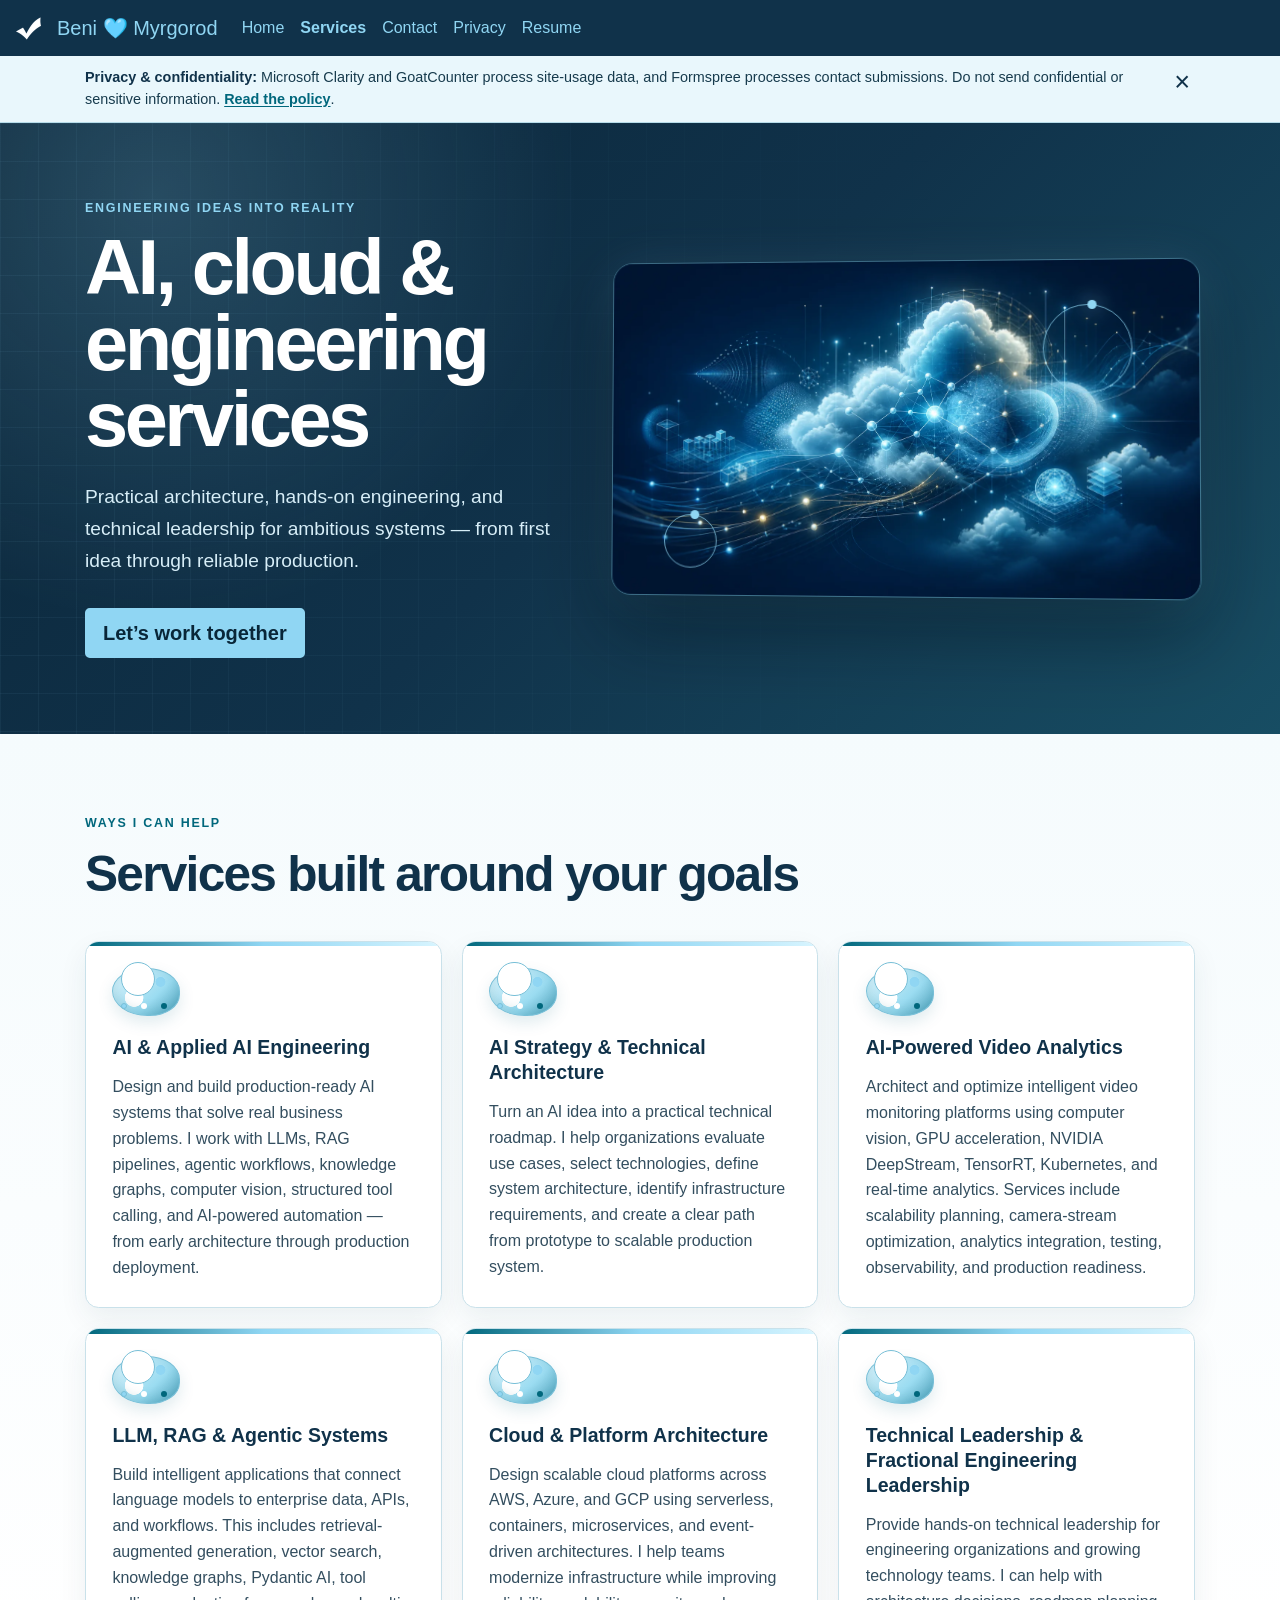
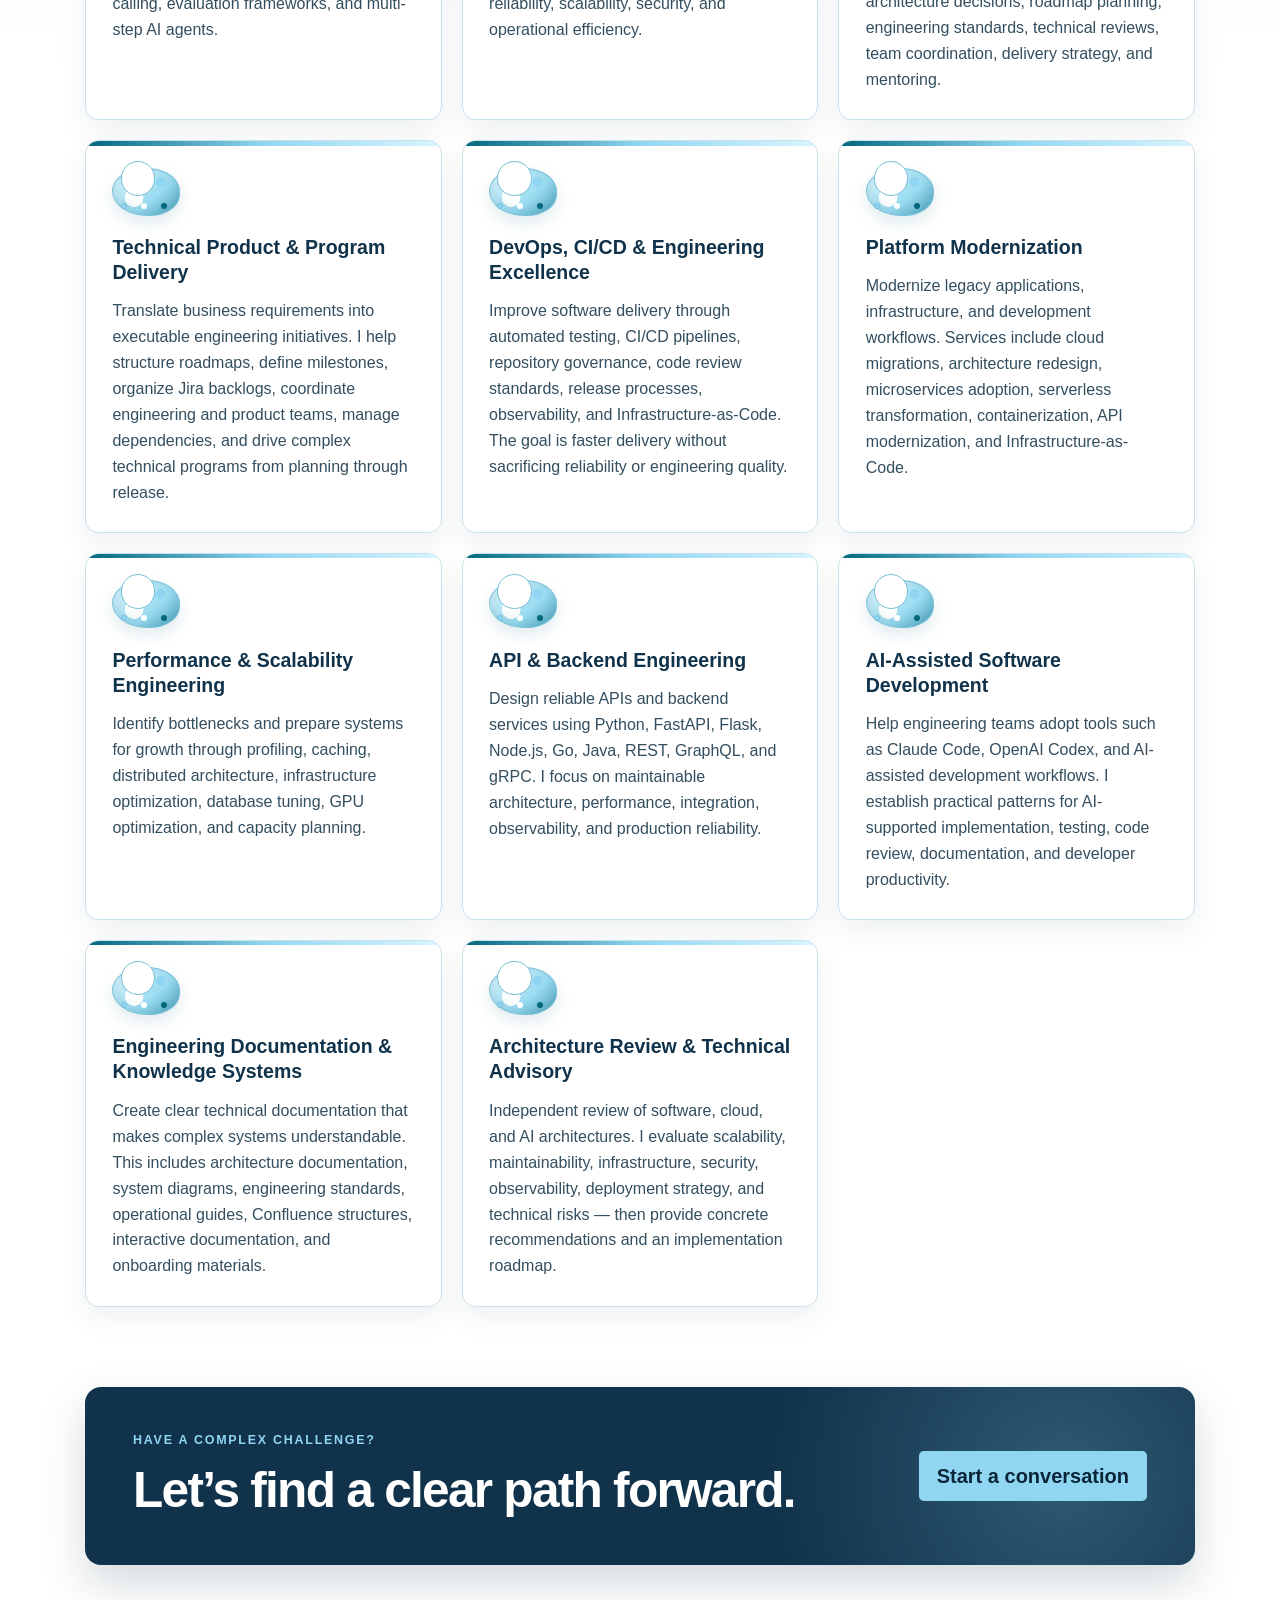
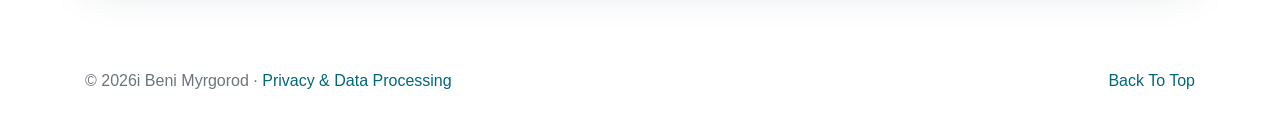
<file: services.htm>
<!doctype html>
<html lang="en">
  <head>
    <meta charset="utf-8">
    <meta name="viewport" content="width=device-width, initial-scale=1, shrink-to-fit=no">

    <link rel="stylesheet" href="https://maxcdn.bootstrapcdn.com/bootstrap/4.0.0/css/bootstrap.min.css" integrity="sha384-Gn5384xqQ1aoWXA+058RXPxPg6fy4IWvTNh0E263XmFcJlSAwiGgFAW/dAiS6JXm" crossorigin="anonymous">
    <link rel="stylesheet" href="site.css?v=20260911-1">

    <link rel="apple-touch-icon" sizes="192x192" href="img/favicon/apple-touch-icon.png">
    <link rel="icon" sizes="512x512" href="img/favicon/android-chrome-512x512.png">
    <link rel="icon" sizes="192x192" href="img/favicon/android-chrome-192x192.png">
    <link rel="icon" sizes="32x32" href="img/favicon/favicon-32x32.png">
    <link rel="icon" sizes="16x16" href="img/favicon/favicon-16x16.png">
    <link rel="icon" sizes="16-16" href="img/favicon/favicon.ico">

    <title>Services - Beni Myrgorod</title>
    <script type="text/javascript">
      (function(c,l,a,r,i,t,y){
        c[a]=c[a]||function(){(c[a].q=c[a].q||[]).push(arguments)};
        t=l.createElement(r);t.async=1;t.src="https://www.clarity.ms/tag/"+i;
        y=l.getElementsByTagName(r)[0];y.parentNode.insertBefore(t,y);
      })(window, document, "clarity", "script", "y5njpaay1g");
    </script>
  </head>
  <body>
    <nav role="navigation" aria-label="Main menu" class="navbar navbar-expand-lg navbar-dark bg-primary sticky-top">
      <img alt="Logo" src="img/icon/check-mark.png" class="mr-3" height="25" width="25">
      <span class="navbar-brand">Beni 🩵 Myrgorod</span>
      <button class="navbar-toggler" type="button" data-toggle="collapse" data-target="#navbarNavAltMarkup" aria-controls="navbarNavAltMarkup" aria-expanded="false" aria-label="Toggle navigation">
        <span class="navbar-toggler-icon"></span>
      </button>
      <div class="collapse navbar-collapse" id="navbarNavAltMarkup">
        <div class="navbar-nav">
          <a class="nav-item nav-link" href="index.htm">Home</a>
          <a aria-selected="true" class="nav-item nav-link active" href="services.htm">Services</a>
          <a class="nav-item nav-link" href="contact.htm">Contact</a>
          <a class="nav-item nav-link" href="privacy.htm">Privacy</a>
          <a class="nav-item nav-link" href="https://docs.google.com/document/d/1-IERaWfuqWJB1QZo3IpXSDHs8WfIMgLPxwJzZmitJ3s/export?format=pdf">Resume</a>
        </div>
      </div>
    </nav>

    <aside class="site-privacy-banner" aria-label="Privacy and confidentiality notice" data-privacy-banner>
      <div class="container site-privacy-banner__content">
        <div><strong>Privacy &amp; confidentiality:</strong> Microsoft Clarity and GoatCounter process site-usage data, and Formspree processes contact submissions. Do not send confidential or sensitive information. <a href="privacy.htm">Read the policy</a>.</div>
        <button class="site-privacy-banner__close" type="button" aria-label="Dismiss privacy and confidentiality notice" data-privacy-banner-dismiss>&times;</button>
      </div>
    </aside>

    <main>
      <section class="services-hero" aria-labelledby="services-heading">
        <div class="container services-hero-grid">
          <div class="services-hero-copy">
            <p class="services-kicker">Engineering ideas into reality</p>
            <h1 id="services-heading">AI, cloud &amp; engineering services</h1>
            <p class="services-intro">Practical architecture, hands-on engineering, and technical leadership for ambitious systems — from first idea through reliable production.</p>
            <a class="btn btn-services btn-lg" href="contact.htm">Let’s work together</a>
          </div>
          <figure class="services-hero-art">
            <img src="img/services-cloud-ai.webp" alt="Luminous clouds connected by neural-network paths and data signals">
            <span class="services-orbit services-orbit--one" aria-hidden="true"></span>
            <span class="services-orbit services-orbit--two" aria-hidden="true"></span>
          </figure>
        </div>
      </section>

      <section class="services-catalog" aria-labelledby="services-catalog-heading">
        <div class="container">
          <div class="services-section-heading">
            <p class="services-kicker">Ways I can help</p>
            <h2 id="services-catalog-heading">Services built around your goals</h2>
          </div>
          <div class="services-grid">
            <article class="service-card">
              <span class="service-card-graphic" aria-hidden="true"></span>
              <h3>AI &amp; Applied AI Engineering</h3>
              <p>Design and build production-ready AI systems that solve real business problems. I work with LLMs, RAG pipelines, agentic workflows, knowledge graphs, computer vision, structured tool calling, and AI-powered automation — from early architecture through production deployment.</p>
            </article>
            <article class="service-card">
              <span class="service-card-graphic" aria-hidden="true"></span>
              <h3>AI Strategy &amp; Technical Architecture</h3>
              <p>Turn an AI idea into a practical technical roadmap. I help organizations evaluate use cases, select technologies, define system architecture, identify infrastructure requirements, and create a clear path from prototype to scalable production system.</p>
            </article>
            <article class="service-card">
              <span class="service-card-graphic" aria-hidden="true"></span>
              <h3>AI-Powered Video Analytics</h3>
              <p>Architect and optimize intelligent video monitoring platforms using computer vision, GPU acceleration, NVIDIA DeepStream, TensorRT, Kubernetes, and real-time analytics. Services include scalability planning, camera-stream optimization, analytics integration, testing, observability, and production readiness.</p>
            </article>
            <article class="service-card">
              <span class="service-card-graphic" aria-hidden="true"></span>
              <h3>LLM, RAG &amp; Agentic Systems</h3>
              <p>Build intelligent applications that connect language models to enterprise data, APIs, and workflows. This includes retrieval-augmented generation, vector search, knowledge graphs, Pydantic AI, tool calling, evaluation frameworks, and multi-step AI agents.</p>
            </article>
            <article class="service-card">
              <span class="service-card-graphic" aria-hidden="true"></span>
              <h3>Cloud &amp; Platform Architecture</h3>
              <p>Design scalable cloud platforms across AWS, Azure, and GCP using serverless, containers, microservices, and event-driven architectures. I help teams modernize infrastructure while improving reliability, scalability, security, and operational efficiency.</p>
            </article>
            <article class="service-card">
              <span class="service-card-graphic" aria-hidden="true"></span>
              <h3>Technical Leadership &amp; Fractional Engineering Leadership</h3>
              <p>Provide hands-on technical leadership for engineering organizations and growing technology teams. I can help with architecture decisions, roadmap planning, engineering standards, technical reviews, team coordination, delivery strategy, and mentoring.</p>
            </article>
            <article class="service-card">
              <span class="service-card-graphic" aria-hidden="true"></span>
              <h3>Technical Product &amp; Program Delivery</h3>
              <p>Translate business requirements into executable engineering initiatives. I help structure roadmaps, define milestones, organize Jira backlogs, coordinate engineering and product teams, manage dependencies, and drive complex technical programs from planning through release.</p>
            </article>
            <article class="service-card">
              <span class="service-card-graphic" aria-hidden="true"></span>
              <h3>DevOps, CI/CD &amp; Engineering Excellence</h3>
              <p>Improve software delivery through automated testing, CI/CD pipelines, repository governance, code review standards, release processes, observability, and Infrastructure-as-Code. The goal is faster delivery without sacrificing reliability or engineering quality.</p>
            </article>
            <article class="service-card">
              <span class="service-card-graphic" aria-hidden="true"></span>
              <h3>Platform Modernization</h3>
              <p>Modernize legacy applications, infrastructure, and development workflows. Services include cloud migrations, architecture redesign, microservices adoption, serverless transformation, containerization, API modernization, and Infrastructure-as-Code.</p>
            </article>
            <article class="service-card">
              <span class="service-card-graphic" aria-hidden="true"></span>
              <h3>Performance &amp; Scalability Engineering</h3>
              <p>Identify bottlenecks and prepare systems for growth through profiling, caching, distributed architecture, infrastructure optimization, database tuning, GPU optimization, and capacity planning.</p>
            </article>
            <article class="service-card">
              <span class="service-card-graphic" aria-hidden="true"></span>
              <h3>API &amp; Backend Engineering</h3>
              <p>Design reliable APIs and backend services using Python, FastAPI, Flask, Node.js, Go, Java, REST, GraphQL, and gRPC. I focus on maintainable architecture, performance, integration, observability, and production reliability.</p>
            </article>
            <article class="service-card">
              <span class="service-card-graphic" aria-hidden="true"></span>
              <h3>AI-Assisted Software Development</h3>
              <p>Help engineering teams adopt tools such as Claude Code, OpenAI Codex, and AI-assisted development workflows. I establish practical patterns for AI-supported implementation, testing, code review, documentation, and developer productivity.</p>
            </article>
            <article class="service-card">
              <span class="service-card-graphic" aria-hidden="true"></span>
              <h3>Engineering Documentation &amp; Knowledge Systems</h3>
              <p>Create clear technical documentation that makes complex systems understandable. This includes architecture documentation, system diagrams, engineering standards, operational guides, Confluence structures, interactive documentation, and onboarding materials.</p>
            </article>
            <article class="service-card">
              <span class="service-card-graphic" aria-hidden="true"></span>
              <h3>Architecture Review &amp; Technical Advisory</h3>
              <p>Independent review of software, cloud, and AI architectures. I evaluate scalability, maintainability, infrastructure, security, observability, deployment strategy, and technical risks — then provide concrete recommendations and an implementation roadmap.</p>
            </article>
          </div>
        </div>
      </section>

      <section class="services-cta" aria-labelledby="services-cta-heading">
        <div class="container">
          <div class="services-cta-panel">
            <div>
              <p class="services-kicker">Have a complex challenge?</p>
              <h2 id="services-cta-heading">Let’s find a clear path forward.</h2>
            </div>
            <a class="btn btn-services btn-lg" href="contact.htm">Start a conversation</a>
          </div>
        </div>
      </section>
    </main>

    <footer role="contentinfo" aria-label="Footer navigation" class="text-muted mb-0 pt-4 pb-2 bg-white">
      <div class="container">
        <p class="float-right">
          <a href="#" data-back-to-top>Back To Top</a>
        </p>
        <p>© 2026i Beni Myrgorod · <a href="privacy.htm">Privacy &amp; Data Processing</a></p>
      </div>
    </footer>

    <script src="https://code.jquery.com/jquery-3.2.1.slim.min.js" integrity="sha384-KJ3o2DKtIkvYIK3UENzmM7KCkRr/rE9/Qpg6aAZGJwFDMVNA/GpGFF93hXpG5KkN" crossorigin="anonymous"></script>
    <script src="https://cdnjs.cloudflare.com/ajax/libs/popper.js/1.12.9/umd/popper.min.js" integrity="sha384-ApNbgh9B+Y1QKtv3Rn7W3mgPxhU9K/ScQsAP7hUibX39j7fakFPskvXusvfa0b4Q" crossorigin="anonymous"></script>
    <script src="https://maxcdn.bootstrapcdn.com/bootstrap/4.0.0/js/bootstrap.min.js" integrity="sha384-JZR6Spejh4U02d8jOt6vLEHfe/JQGiRRSQQxSfFWpi1MquVdAyjUar5+76PVCmYl" crossorigin="anonymous"></script>
    <script src="site.js?v=20260911-1"></script>
    <script data-goatcounter="https://myrgorod.goatcounter.com/count"
            async src="//gc.zgo.at/count.js"></script>
  </body>
</html>
</file>
<file: site.css>
:root {
  --heart-cyan: #90d6f3;
  --heart-cyan-link: #00677c;
  --heart-cyan-link-hover: #005066;
  --heart-navy: #10324a;
}

html,
body {
  max-width: 100%;
  overflow-x: hidden;
}

body {
  opacity: 0;
  animation: pageFadeIn 280ms ease-out forwards;
  transition: opacity 240ms ease, transform 240ms ease;
}

body.page-leaving {
  opacity: 0;
  transform: translateY(8px);
}

a {
  color: var(--heart-cyan-link);
}

a:hover,
a:focus {
  color: var(--heart-cyan-link-hover);
}

.navbar.bg-primary {
  background-color: var(--heart-navy) !important;
}

.navbar-dark .navbar-brand,
.navbar-dark .navbar-nav .nav-link,
.navbar-dark .navbar-nav .nav-link.active {
  color: var(--heart-cyan);
}

.navbar-dark .navbar-nav .nav-link:hover,
.navbar-dark .navbar-nav .nav-link:focus {
  color: var(--heart-cyan);
  text-decoration: underline;
  text-underline-offset: 0.2em;
}

.navbar-dark .navbar-nav .nav-link.active {
  font-weight: 700;
}

.navbar-dark .navbar-toggler {
  border-color: var(--heart-cyan);
}

.navbar-dark .navbar-toggler-icon {
  background-image: url("data:image/svg+xml;charset=utf8,%3Csvg viewBox='0 0 30 30' xmlns='http://www.w3.org/2000/svg'%3E%3Cpath stroke='%2390D6F3' stroke-width='2' stroke-linecap='round' stroke-miterlimit='10' d='M4 7h22M4 15h22M4 23h22'/%3E%3C/svg%3E");
}

.btn-link {
  color: var(--heart-cyan-link);
}

.btn-link:hover,
.btn-link:focus {
  color: var(--heart-cyan-link-hover);
}

.btn-primary {
  background-color: var(--heart-cyan-link);
  border-color: var(--heart-cyan-link);
}

.btn-primary:hover,
.btn-primary:focus {
  background-color: var(--heart-cyan-link-hover);
  border-color: var(--heart-cyan-link-hover);
}

.site-privacy-banner {
  background: #e9f7fc;
  border-bottom: 1px solid #b7dce9;
  color: #173b4d;
  font-size: 0.9rem;
  line-height: 1.5;
  padding: 0.7rem 0;
}

.site-privacy-banner__content {
  align-items: flex-start;
  display: flex;
  gap: 0.8rem;
  justify-content: space-between;
}

.site-privacy-banner strong {
  color: var(--heart-navy);
}

.site-privacy-banner a {
  font-weight: 700;
  text-decoration: underline;
  text-underline-offset: 0.15em;
}

.site-privacy-banner__close {
  align-items: center;
  background: transparent;
  border: 0;
  border-radius: 0.25rem;
  color: var(--heart-navy);
  cursor: pointer;
  display: inline-flex;
  flex: 0 0 auto;
  font-size: 1.7rem;
  justify-content: center;
  line-height: 1;
  margin: -0.1rem -0.2rem -0.1rem 0;
  min-height: 2rem;
  min-width: 2rem;
  padding: 0.15rem;
}

.site-privacy-banner__close:hover,
.site-privacy-banner__close:focus {
  background: #ccebf6;
  color: #092a3c;
}

.contact-confidentiality {
  background: #fff8e5;
  border: 1px solid #e3c66d;
  border-left: 0.35rem solid #9b6f00;
  border-radius: 0.35rem;
  color: #493700;
  margin-bottom: 1.5rem;
  padding: 1.1rem 1.25rem;
}

.contact-confidentiality h2 {
  color: #493700;
  font-size: 1.12rem;
  font-weight: 750;
  margin-bottom: 0.45rem;
}

.contact-confidentiality p {
  line-height: 1.58;
  margin: 0;
}

.privacy-page {
  background: #f5fafc;
}

.privacy-hero {
  background:
    radial-gradient(circle at 86% 24%, rgba(144, 214, 243, 0.28), transparent 26%),
    linear-gradient(135deg, #0b2639, var(--heart-navy) 58%, #174d63);
  color: #fff;
  padding: 4.25rem 0 4rem;
}

.privacy-kicker {
  color: var(--heart-cyan);
  font-size: 0.78rem;
  font-weight: 800;
  letter-spacing: 0.14em;
  margin-bottom: 0.8rem;
  text-transform: uppercase;
}

.privacy-hero h1 {
  font-size: clamp(2.5rem, 6vw, 4.5rem);
  font-weight: 750;
  letter-spacing: -0.04em;
  line-height: 1;
  margin-bottom: 1.35rem;
}

.privacy-hero .lead {
  color: #d7eef8;
  line-height: 1.6;
  max-width: 52rem;
}

.privacy-effective {
  color: var(--heart-cyan);
  font-weight: 700;
  margin: 1.5rem 0 0;
}

.privacy-layout {
  display: grid;
  gap: 2rem;
  padding-bottom: 5rem;
  padding-top: 3rem;
}

.privacy-summary {
  align-self: start;
  background: var(--heart-navy);
  border-radius: 0.7rem;
  box-shadow: 0 0.8rem 2rem rgba(16, 50, 74, 0.14);
  color: #e6f5fb;
  padding: 1.5rem;
}

.privacy-summary h2 {
  color: #fff;
  font-size: 1.3rem;
  font-weight: 750;
}

.privacy-summary ul {
  margin: 1rem 0 0;
  padding-left: 1.25rem;
}

.privacy-summary li + li {
  margin-top: 0.7rem;
}

.privacy-content {
  min-width: 0;
}

.privacy-section {
  background: #fff;
  border: 1px solid #c9e1ea;
  border-radius: 0.7rem;
  box-shadow: 0 0.55rem 1.35rem rgba(16, 50, 74, 0.06);
  padding: 1.6rem;
}

.privacy-section + .privacy-section {
  margin-top: 1.25rem;
}

.privacy-section h2 {
  color: var(--heart-navy);
  font-size: 1.45rem;
  font-weight: 750;
  margin-bottom: 0.85rem;
}

.privacy-section p {
  color: #334e5f;
  line-height: 1.68;
}

.privacy-section p:last-child {
  margin-bottom: 0;
}

.privacy-section--warning {
  background: #fff8e5;
  border-color: #e3c66d;
  border-left: 0.4rem solid #9b6f00;
}

.privacy-section--warning h2,
.privacy-section--warning p {
  color: #493700;
}

.clients-section {
  border-bottom: 1px solid rgba(0, 0, 0, 0.06);
  border-top: 1px solid rgba(0, 0, 0, 0.06);
}

.client-grid {
  display: grid;
  gap: 1rem;
  grid-template-columns: repeat(auto-fit, minmax(145px, 1fr));
  list-style: none;
  margin: 0;
  padding: 0;
}

.client-logo {
  align-items: center;
  background: #fff;
  border: 1px solid rgba(0, 0, 0, 0.08);
  border-radius: 0.35rem;
  display: flex;
  flex-direction: column;
  justify-content: center;
  min-height: 112px;
  padding: 1.25rem 0.75rem;
  text-align: center;
}

.client-logo img {
  height: 64px;
  max-width: 100%;
  object-fit: contain;
  width: 150px;
}

.client-logo a {
  align-items: center;
  display: flex;
  height: 100%;
  justify-content: center;
  width: 100%;
}

.client-logo--dark {
  background: #0c1d3f;
  border-color: #0c1d3f;
}

.client-logo--invite {
  background: #f8fbff;
  border: 2px dashed rgba(0, 123, 255, 0.45);
}

.client-invite-button {
  appearance: none;
  background: transparent;
  border: 0;
  color: var(--heart-cyan-link);
  cursor: pointer;
  font: inherit;
  font-weight: 600;
  height: 100%;
  padding: 0;
  width: 100%;
}

.client-invite-button:hover,
.client-invite-button:focus {
  color: var(--heart-cyan-link-hover);
  outline: 2px solid rgba(0, 123, 255, 0.3);
  outline-offset: 0.35rem;
}

.earthly-sticker {
  bottom: max(0.75rem, env(safe-area-inset-bottom));
  display: block;
  position: fixed;
  right: max(0.75rem, env(safe-area-inset-right));
  transition: transform 180ms ease;
  width: clamp(4rem, 9vw, 7rem);
  z-index: 1050;
}

.earthly-sticker:hover,
.earthly-sticker:focus {
  transform: translateY(-0.3rem) scale(1.04);
}

.earthly-sticker:focus {
  outline: 3px solid var(--heart-cyan-link);
  outline-offset: 0.2rem;
}

.earthly-sticker-motion {
  animation: earthlyStickerFloat 4.5s ease-in-out infinite;
  display: block;
}

.earthly-sticker img {
  display: block;
  filter: drop-shadow(0 0.65rem 0.7rem rgba(16, 50, 74, 0.28));
  height: auto;
  width: 100%;
}

.services-hero {
  background:
    radial-gradient(circle at 12% 12%, rgba(144, 214, 243, 0.2), transparent 34%),
    linear-gradient(135deg, #0b2639 0%, var(--heart-navy) 50%, #174d63 100%);
  color: #fff;
  overflow: hidden;
  padding: 4.75rem 0;
  position: relative;
}

.services-hero::before {
  background-image: linear-gradient(rgba(144, 214, 243, 0.06) 1px, transparent 1px), linear-gradient(90deg, rgba(144, 214, 243, 0.06) 1px, transparent 1px);
  background-size: 38px 38px;
  content: "";
  inset: 0;
  mask-image: linear-gradient(to right, #000, transparent 75%);
  pointer-events: none;
  position: absolute;
}

.services-hero-grid {
  align-items: center;
  display: grid;
  gap: 2.5rem;
  position: relative;
  z-index: 1;
}

.services-hero-copy {
  max-width: 41rem;
}

.services-kicker {
  color: var(--heart-cyan-link);
  font-size: 0.78rem;
  font-weight: 800;
  letter-spacing: 0.14em;
  margin-bottom: 0.75rem;
  text-transform: uppercase;
}

.services-hero .services-kicker,
.services-cta .services-kicker {
  color: var(--heart-cyan);
}

.services-hero h1 {
  font-size: clamp(2.55rem, 7vw, 4.85rem);
  font-weight: 750;
  letter-spacing: -0.045em;
  line-height: 0.98;
  margin-bottom: 1.5rem;
}

.services-intro {
  color: #d7eef8;
  font-size: 1.2rem;
  line-height: 1.65;
  margin-bottom: 2rem;
  max-width: 38rem;
}

.btn-services {
  background: var(--heart-cyan);
  border: 2px solid var(--heart-cyan);
  color: #092638;
  font-weight: 700;
}

.btn-services:hover,
.btn-services:focus {
  background: #c8efff;
  border-color: #c8efff;
  color: #092638;
  box-shadow: 0 0 0 0.22rem rgba(144, 214, 243, 0.28);
}

.services-hero-art {
  border: 1px solid rgba(144, 214, 243, 0.35);
  border-radius: 1.25rem;
  box-shadow: 0 2rem 5rem rgba(1, 14, 25, 0.46), 0 0 3rem rgba(144, 214, 243, 0.12);
  margin: 0;
  overflow: hidden;
  position: relative;
  transform: perspective(900px) rotateY(-3deg) rotateX(1deg);
}

.services-hero-art img {
  display: block;
  height: auto;
  width: 100%;
}

.services-orbit {
  animation: servicesOrbit 8s linear infinite;
  border: 1px solid rgba(144, 214, 243, 0.7);
  border-radius: 50%;
  height: 5.5rem;
  position: absolute;
  right: 11%;
  top: 13%;
  width: 5.5rem;
}

.services-orbit::after {
  background: var(--heart-cyan);
  border-radius: 50%;
  box-shadow: 0 0 1.2rem var(--heart-cyan);
  content: "";
  height: 0.55rem;
  left: 50%;
  position: absolute;
  top: -0.28rem;
  width: 0.55rem;
}

.services-orbit--two {
  animation-direction: reverse;
  animation-duration: 11s;
  bottom: 8%;
  height: 3.4rem;
  left: 9%;
  right: auto;
  top: auto;
  width: 3.4rem;
}

.services-catalog {
  background: linear-gradient(180deg, #f5fbfd 0%, #fff 42%);
  padding: 5rem 0;
}

.services-section-heading {
  margin-bottom: 2.25rem;
  max-width: 46rem;
}

.services-section-heading h2,
.services-cta h2 {
  color: var(--heart-navy);
  font-size: clamp(2rem, 4vw, 3.1rem);
  font-weight: 750;
  letter-spacing: -0.035em;
}

.services-grid {
  display: grid;
  gap: 1.25rem;
  grid-template-columns: minmax(0, 1fr);
}

.service-card {
  background: #fff;
  border: 1px solid #c9e1ea;
  border-radius: 0.85rem;
  box-shadow: 0 0.7rem 1.8rem rgba(16, 50, 74, 0.07);
  min-width: 0;
  overflow: hidden;
  padding: 1.65rem;
  position: relative;
  transition: border-color 180ms ease, box-shadow 180ms ease, transform 180ms ease;
}

.service-card::before {
  background: linear-gradient(90deg, var(--heart-cyan-link), var(--heart-cyan), #d8f5ff);
  content: "";
  height: 0.28rem;
  inset: 0 0 auto;
  position: absolute;
}

.service-card:hover {
  border-color: #7dbfd5;
  box-shadow: 0 1.1rem 2.6rem rgba(16, 50, 74, 0.14);
  transform: translateY(-0.25rem);
}

.service-card-graphic {
  background:
    radial-gradient(circle at 72% 28%, var(--heart-cyan) 0 8%, transparent 9%),
    radial-gradient(circle at 32% 62%, #fff 0 17%, transparent 18%),
    linear-gradient(135deg, #dff5fc, #9bdcf1 62%, #52a4bd);
  border: 1px solid #78bfd7;
  border-radius: 50% 50% 46% 54%;
  box-shadow: inset 0 -0.25rem 0.7rem rgba(0, 103, 124, 0.17), 0 0.4rem 1rem rgba(0, 103, 124, 0.13);
  display: block;
  height: 3rem;
  margin-bottom: 1.2rem;
  position: relative;
  width: 4.25rem;
}

.service-card-graphic::before,
.service-card-graphic::after {
  background: #fff;
  border: 1px solid #78bfd7;
  border-radius: 50%;
  content: "";
  position: absolute;
}

.service-card-graphic::before {
  height: 2.15rem;
  left: 0.45rem;
  top: -0.45rem;
  width: 2.15rem;
}

.service-card-graphic::after {
  background: var(--heart-cyan);
  box-shadow: 1.25rem 0 0 #fff, 2.5rem 0 0 var(--heart-cyan-link);
  height: 0.38rem;
  left: 0.45rem;
  top: 2.12rem;
  width: 0.38rem;
}

.service-card h3 {
  color: var(--heart-navy);
  font-size: 1.22rem;
  font-weight: 750;
  line-height: 1.28;
  margin-bottom: 0.85rem;
}

.service-card p {
  color: #334e5f;
  line-height: 1.62;
  margin: 0;
}

.services-cta {
  background: #fff;
  padding: 0 0 5rem;
}

.services-cta-panel {
  align-items: center;
  background:
    radial-gradient(circle at 88% 50%, rgba(144, 214, 243, 0.24), transparent 30%),
    var(--heart-navy);
  border-radius: 1rem;
  box-shadow: 0 1.2rem 2.8rem rgba(16, 50, 74, 0.18);
  color: #fff;
  display: flex;
  flex-direction: column;
  gap: 1.5rem;
  padding: 2.25rem;
}

.services-cta h2 {
  color: #fff;
  margin: 0;
}

@keyframes servicesOrbit {
  to {
    transform: rotate(360deg);
  }
}

.contact-intro {
  align-items: flex-start;
  display: flex;
  gap: 1.25rem;
  margin-bottom: 1rem;
}

.contact-intro h1 {
  margin-bottom: 0;
}

.contact-intro .lead {
  margin-bottom: 1rem;
}

.contact-intro-content {
  flex: 1 1 auto;
  min-width: 0;
}

.contact-avatar {
  border: 3px solid #fff;
  border-radius: 50%;
  box-shadow: 0 10px 24px rgba(0, 0, 0, 0.14);
  flex: 0 0 auto;
  height: 132px;
  object-fit: cover;
  width: 132px;
}

.required-indicator {
  color: #ff5a5f;
  font-weight: 700;
  margin-left: 0.2rem;
}

.contact-soundbar {
  align-items: center;
  display: flex;
  flex-wrap: wrap;
  gap: 0.85rem;
  margin-bottom: 1.5rem;
  overflow: visible;
  position: relative;
}

.contact-music-toggle {
  align-items: center;
  display: inline-flex;
  gap: 0.6rem;
}

.contact-music-icon {
  border: 2px solid currentColor;
  border-radius: 50%;
  display: inline-block;
  height: 1.1rem;
  position: relative;
  width: 1.1rem;
}

.contact-music-icon::after {
  background: currentColor;
  border-radius: 50%;
  content: "";
  height: 0.38rem;
  left: 50%;
  position: absolute;
  top: 50%;
  transform: translate(-50%, -50%);
  width: 0.38rem;
}

body.contact-music-playing .contact-music-icon {
  animation: contactSpin 1.6s linear infinite;
}

.linkedin-flyout {
  align-items: center;
  --linkedin-final-rotation: 1600deg;
  --linkedin-travel-x: min(52vw, 34rem);
  background: rgba(255, 255, 255, 0.9);
  border: 2px solid rgba(10, 102, 194, 0.22);
  border-radius: 50%;
  box-shadow: 0 10px 22px rgba(10, 102, 194, 0.16);
  color: #0a66c2;
  display: inline-flex;
  flex: 0 0 auto;
  height: 2.45rem;
  justify-content: center;
  margin-left: 0.1rem;
  position: relative;
  text-decoration: none;
  transform-origin: center;
  width: 2.45rem;
  will-change: transform;
}

.linkedin-flyout.is-ready {
  animation: linkedinFlyout 3s ease-out 350ms both, linkedinPulse 1.6s ease-in-out 3.6s infinite;
}

.linkedin-flyout:hover,
.linkedin-flyout:focus {
  background: #0a66c2;
  border-color: #0a66c2;
  box-shadow: 0 0 0 0.25rem rgba(10, 102, 194, 0.18), 0 14px 28px rgba(10, 102, 194, 0.28);
  outline: none;
}

.linkedin-flyout img {
  animation: linkedinColorShift 2.2s ease-out 350ms both;
  border-radius: 50%;
  height: 1.55rem;
  position: relative;
  width: 1.55rem;
  z-index: 2;
}

.linkedin-pulse-ring {
  animation: linkedinRingPulse 1.6s ease-in-out 3s infinite;
  border: 2px solid rgba(10, 102, 194, 0.45);
  border-radius: 50%;
  inset: -0.35rem;
  opacity: 0;
  position: absolute;
}

.linkedin-burst {
  background: radial-gradient(circle, rgba(10, 102, 194, 0.95) 0 18%, rgba(23, 162, 184, 0.45) 32%, rgba(10, 102, 194, 0) 68%);
  border-radius: 50%;
  inset: -1.2rem;
  opacity: 0;
  pointer-events: none;
  position: absolute;
  transform: scale(0.25);
}

.linkedin-countdown {
  background: #0a66c2;
  border-radius: 999px;
  box-shadow: 0 10px 20px rgba(10, 102, 194, 0.22);
  color: #fff;
  font-size: 0.95rem;
  font-weight: 700;
  min-width: 3.6rem;
  opacity: 0;
  padding: 0.25rem 0.55rem;
  pointer-events: none;
  position: absolute;
  text-align: center;
  top: 50%;
  left: 50%;
  transform: translate(-50%, -50%) rotate(0deg) translateX(3.25rem) rotate(0deg) scale(0.85);
  transition: opacity 180ms ease, transform 180ms ease;
}

.linkedin-flyout.is-counting-down .linkedin-countdown {
  animation: linkedinCountdownNumberOrbit 5s cubic-bezier(0.55, 0, 1, 1) forwards;
  opacity: 1;
  transform-origin: center;
}

.linkedin-countdown-number {
  animation: linkedinCountdownSelfSpin 5s cubic-bezier(0.55, 0, 1, 1) forwards;
  display: inline-block;
}

.linkedin-flyout.is-counting-down img {
  animation: linkedinCountdownSpin 5s cubic-bezier(0.55, 0, 1, 1) forwards;
}

.linkedin-flyout.is-exploding {
  pointer-events: none;
}

.linkedin-flyout.is-exploding .linkedin-burst {
  animation: linkedinExplode 850ms ease-out forwards;
}

.linkedin-flyout.is-exploding .linkedin-countdown {
  animation: linkedinNumberExplode 850ms ease-out forwards;
}

.linkedin-flyout.is-exploding img {
  animation: linkedinIconExplode 850ms ease-out forwards;
}

.linkedin-transition-burst {
  background: #ffd447;
  border-radius: 50%;
  height: 12vmax;
  left: 50%;
  opacity: 0;
  pointer-events: none;
  position: fixed;
  top: 50%;
  transform: translate(-50%, -50%) scale(0);
  width: 12vmax;
  z-index: 3000;
}

.linkedin-transition-burst.is-active {
  animation: linkedinPageFill 1.2s cubic-bezier(0.55, 0, 0.25, 1) forwards;
}

.page-link-burst {
  background: #ffd447;
  border-radius: 50%;
  height: 12vmax;
  left: var(--link-burst-x, 50%);
  opacity: 0;
  pointer-events: none;
  position: fixed;
  top: var(--link-burst-y, 50%);
  transform: translate(-50%, -50%) scale(0);
  width: 12vmax;
  z-index: 3000;
}

.page-link-burst.is-active {
  animation: linkedinPageFill 650ms cubic-bezier(0.55, 0, 0.25, 1) forwards;
}

.back-to-top-whirl {
  border: 0.3rem dashed rgba(0, 123, 255, 0.9);
  border-radius: 50%;
  height: 5rem;
  left: var(--whirl-x, 50%);
  opacity: 0;
  pointer-events: none;
  position: fixed;
  top: var(--whirl-y, 50%);
  transform: translate(-50%, -50%) rotate(0deg) scale(0.25);
  width: 5rem;
  z-index: 3000;
}

.back-to-top-whirl::before,
.back-to-top-whirl::after {
  border-radius: 50%;
  content: "";
  inset: -0.9rem;
  position: absolute;
}

.back-to-top-whirl::before {
  border: 0.2rem dotted rgba(23, 162, 184, 0.85);
}

.back-to-top-whirl::after {
  border: 0.18rem solid rgba(255, 212, 71, 0.75);
  inset: 0.55rem;
}

.back-to-top-whirl.is-active {
  animation: backToTopWhirl 900ms cubic-bezier(0.2, 0.75, 0.25, 1) forwards;
}

@keyframes contactSpin {
  to {
    transform: rotate(360deg);
  }
}

@keyframes linkedinFlyout {
  from {
    opacity: 0;
    transform: translate(-8rem, -0.5rem) rotate(calc(var(--linkedin-final-rotation) * -0.16)) scale(0.38);
  }

  to {
    opacity: 1;
    transform: translate(var(--linkedin-travel-x), 0) rotate(var(--linkedin-final-rotation)) scale(1.2);
  }
}

@keyframes linkedinColorShift {
  from {
    filter: grayscale(1) brightness(0.45);
  }

  to {
    filter: saturate(1.7) drop-shadow(0 0 8px rgba(10, 102, 194, 0.35));
  }
}

@keyframes linkedinPulse {
  0%,
  100% {
    transform: translate(var(--linkedin-travel-x), 0) rotate(var(--linkedin-final-rotation)) scale(1.2);
  }

  50% {
    transform: translate(var(--linkedin-travel-x), 0) rotate(var(--linkedin-final-rotation)) scale(1.32);
  }
}

@keyframes linkedinRingPulse {
  0%,
  100% {
    opacity: 0.08;
    transform: scale(0.9);
  }

  50% {
    opacity: 0.5;
    transform: scale(1.22);
  }
}

@keyframes linkedinCountdownSpin {
  from {
    filter: saturate(1.7) drop-shadow(0 0 8px rgba(10, 102, 194, 0.35));
    transform: rotate(0deg) scale(1);
  }

  to {
    filter: saturate(2) drop-shadow(0 0 14px rgba(10, 102, 194, 0.55));
    transform: rotate(3820deg) scale(1.28);
  }
}

@keyframes linkedinCountdownNumberOrbit {
  from {
    transform: translate(-50%, -50%) rotate(0deg) translateX(3.25rem) rotate(0deg) scale(1);
  }

  to {
    transform: translate(-50%, -50%) rotate(2860deg) translateX(3.25rem) rotate(-700deg) scale(1.2);
  }
}

@keyframes linkedinCountdownSelfSpin {
  from {
    transform: rotate(0deg) scale(1);
  }

  to {
    transform: rotate(2160deg) scale(1.12);
  }
}

@keyframes linkedinExplode {
  0% {
    opacity: 0.95;
    transform: scale(0.2);
  }

  55% {
    opacity: 0.75;
    transform: scale(1.4);
  }

  100% {
    opacity: 0;
    transform: scale(2.6);
  }
}

@keyframes linkedinIconExplode {
  0% {
    opacity: 1;
    transform: rotate(3820deg) scale(1.28);
  }

  45% {
    opacity: 0.85;
    transform: rotate(4120deg) scale(1.65);
  }

  100% {
    opacity: 0;
    transform: rotate(4520deg) scale(0.15);
  }
}

@keyframes linkedinNumberExplode {
  0% {
    opacity: 1;
    transform: translate(-50%, -50%) rotate(2860deg) translateX(3.25rem) rotate(-700deg) scale(1.2);
  }

  45% {
    opacity: 0.95;
    transform: translate(-50%, -50%) rotate(3180deg) translateX(3.25rem) rotate(-360deg) scale(1.8);
  }

  100% {
    opacity: 0;
    transform: translate(-50%, -50%) rotate(3600deg) translateX(3.25rem) rotate(0deg) scale(0.1);
  }
}

@media (max-width: 575.98px) {
  .client-grid {
    grid-template-columns: repeat(2, minmax(0, 1fr));
  }

  .client-logo {
    min-height: 108px;
  }

  .contact-soundbar {
    flex-direction: row-reverse;
    flex-wrap: nowrap;
    justify-content: flex-end;
    gap: 0.75rem;
  }

  .linkedin-flyout {
    --linkedin-final-rotation: -1080deg;
    --linkedin-travel-x: 0;
    margin-left: 0;
  }
}

@media (min-width: 576px) and (max-width: 991.98px) {
  .featured-project-grid,
  .article-grid {
    display: grid;
    gap: 1.5rem;
    grid-template-columns: repeat(2, minmax(0, 1fr));
    margin-left: 0;
    margin-right: 0;
  }

  .featured-project-grid > .card,
  .article-grid > .card {
    margin: 0;
    min-width: 0;
  }

  .services-grid {
    grid-template-columns: repeat(2, minmax(0, 1fr));
  }
}

@media (min-width: 992px) {
  .article-grid {
    display: grid;
    gap: 1.5rem;
    grid-template-columns: repeat(3, minmax(0, 1fr));
    margin-left: 0;
    margin-right: 0;
  }

  .article-grid > .card {
    margin: 0;
    min-width: 0;
  }

  .services-hero-grid {
    grid-template-columns: minmax(0, 0.9fr) minmax(28rem, 1.1fr);
  }

  .services-grid {
    grid-template-columns: repeat(3, minmax(0, 1fr));
  }

  .services-cta-panel {
    flex-direction: row;
    justify-content: space-between;
    padding: 2.75rem 3rem;
  }

  .privacy-layout {
    grid-template-columns: minmax(14rem, 0.32fr) minmax(0, 0.68fr);
  }

  .privacy-summary {
    position: sticky;
    top: 6.5rem;
  }
}

@keyframes linkedinPageFill {
  0% {
    opacity: 0.96;
    transform: translate(-50%, -50%) scale(0);
  }

  100% {
    opacity: 1;
    transform: translate(-50%, -50%) scale(24);
  }
}

@keyframes pageFadeIn {
  from {
    opacity: 0;
  }

  to {
    opacity: 1;
  }
}

@keyframes earthlyStickerFloat {
  0%,
  100% {
    transform: translateY(0) rotate(-2deg);
  }

  50% {
    transform: translateY(-0.65rem) rotate(2deg);
  }
}

@keyframes backToTopWhirl {
  0% {
    opacity: 0;
    transform: translate(-50%, -50%) rotate(0deg) scale(0.25);
  }

  25% {
    opacity: 1;
  }

  100% {
    opacity: 0;
    transform: translate(-50%, -50%) rotate(1080deg) scale(9);
  }
}

@media (prefers-reduced-motion: reduce) {
  body {
    animation: none;
    opacity: 1;
    transition: none;
  }

  .contact-avatar {
    height: 96px;
    width: 96px;
  }

  .linkedin-flyout,
  .linkedin-flyout img,
  .linkedin-burst,
  .linkedin-countdown,
  .linkedin-countdown-number,
  .page-link-burst,
  .linkedin-transition-burst,
  .linkedin-pulse-ring,
  .back-to-top-whirl {
    animation: none;
  }

  .services-orbit {
    animation: none;
  }

  .earthly-sticker,
  .earthly-sticker-motion {
    animation: none;
    transition: none;
  }

  .service-card,
  .services-hero-art {
    transform: none;
    transition: none;
  }
}
</file>
